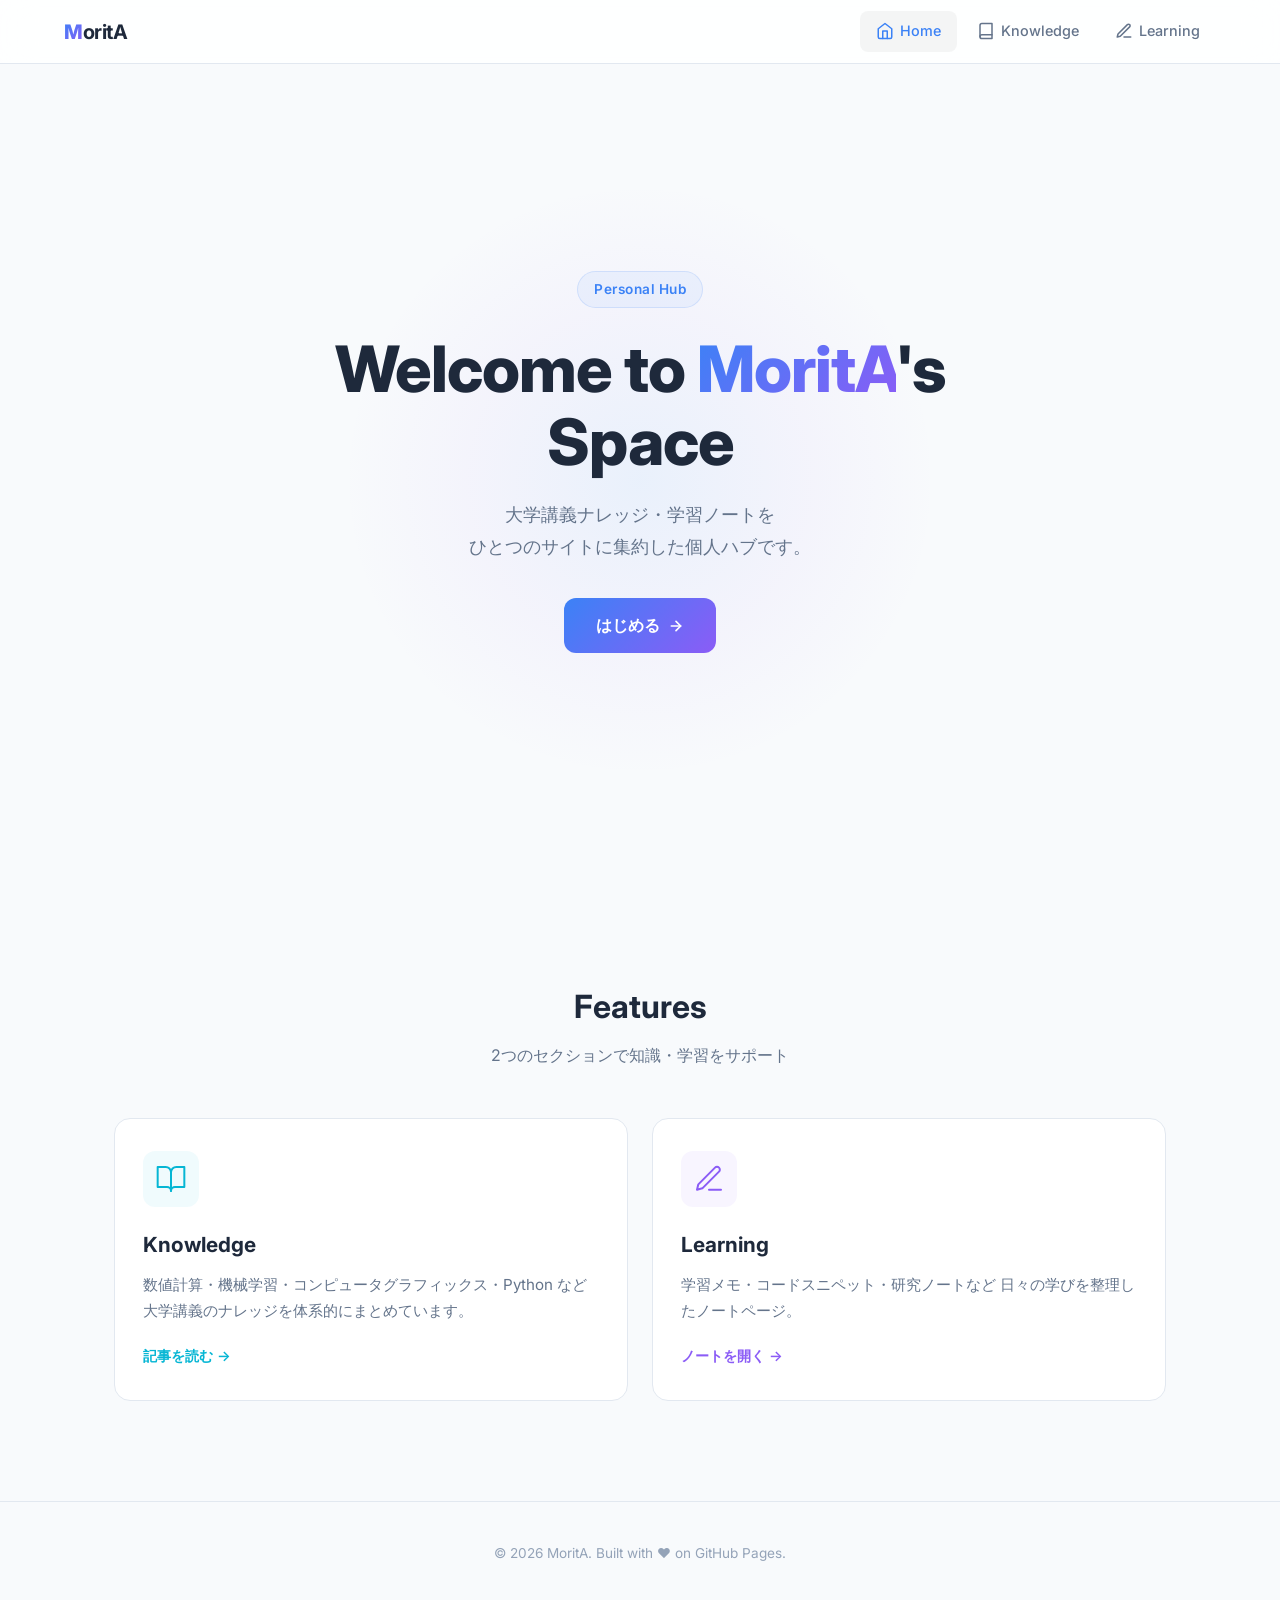
<file: index.html>
<!DOCTYPE html>
<html lang="ja">
<head>
  <meta charset="UTF-8">
  <meta name="viewport" content="width=device-width, initial-scale=1.0">
  <title>MoritA - Personal Hub</title>
  <link rel="stylesheet" href="style.css">
  <link rel="preconnect" href="https://fonts.googleapis.com">
  <link rel="preconnect" href="https://fonts.gstatic.com" crossorigin>
  <link href="https://fonts.googleapis.com/css2?family=Inter:wght@400;500;600;700;800&display=swap" rel="stylesheet">
</head>
<body>

  <!-- ========== ナビゲーション ========== -->
  <nav class="navbar" id="navbar">
    <div class="nav-container">
      <a href="/" class="nav-logo">
        <span class="logo-accent">M</span>oritA
      </a>
      <ul class="nav-links" id="navLinks">
        <li>
          <a href="/" class="nav-link active">
            <svg width="18" height="18" viewBox="0 0 24 24" fill="none" stroke="currentColor" stroke-width="2" stroke-linecap="round" stroke-linejoin="round">
              <path d="M3 9l9-7 9 7v11a2 2 0 0 1-2 2H5a2 2 0 0 1-2-2z"/>
              <polyline points="9 22 9 12 15 12 15 22"/>
            </svg>
            Home
          </a>
        </li>
        <li>
          <a href="knowledge/" class="nav-link">
            <svg width="18" height="18" viewBox="0 0 24 24" fill="none" stroke="currentColor" stroke-width="2" stroke-linecap="round" stroke-linejoin="round">
              <path d="M4 19.5A2.5 2.5 0 0 1 6.5 17H20"/>
              <path d="M6.5 2H20v20H6.5A2.5 2.5 0 0 1 4 19.5v-15A2.5 2.5 0 0 1 6.5 2z"/>
            </svg>
            Knowledge
          </a>
        </li>
        <li>
          <a href="learning/" class="nav-link">
            <svg width="18" height="18" viewBox="0 0 24 24" fill="none" stroke="currentColor" stroke-width="2" stroke-linecap="round" stroke-linejoin="round">
              <path d="M12 20h9"/>
              <path d="M16.5 3.5a2.121 2.121 0 0 1 3 3L7 19l-4 1 1-4L16.5 3.5z"/>
            </svg>
            Learning
          </a>
        </li>
      </ul>
      <!-- モバイル用ハンバーガーメニュー -->
      <button class="nav-toggle" id="navToggle" aria-label="メニューを開く">
        <span></span>
        <span></span>
        <span></span>
      </button>
    </div>
  </nav>

  <!-- ========== ヒーロー セクション ========== -->
  <section class="hero">
    <div class="hero-bg-glow"></div>
    <div class="hero-content">
      <p class="hero-tag">Personal Hub</p>
      <h1 class="hero-title">
        Welcome to <span class="gradient-text">MoritA</span>'s Space
      </h1>
      <p class="hero-description">
        大学講義ナレッジ・学習ノートを<br>
        ひとつのサイトに集約した個人ハブです。
      </p>
      <a href="#features" class="hero-cta">
        はじめる
        <svg width="16" height="16" viewBox="0 0 24 24" fill="none" stroke="currentColor" stroke-width="2.5" stroke-linecap="round" stroke-linejoin="round">
          <line x1="5" y1="12" x2="19" y2="12"/>
          <polyline points="12 5 19 12 12 19"/>
        </svg>
      </a>
    </div>
  </section>

  <!-- ========== フィーチャー カード ========== -->
  <section class="features" id="features">
    <div class="container">
      <h2 class="section-title">Features</h2>
      <p class="section-subtitle">2つのセクションで知識・学習をサポート</p>
      <div class="cards-grid">

        <!-- Knowledge カード -->
        <a href="knowledge/" class="card card--knowledge">
          <div class="card-icon-wrap">
            <svg width="32" height="32" viewBox="0 0 24 24" fill="none" stroke="currentColor" stroke-width="1.5" stroke-linecap="round" stroke-linejoin="round">
              <path d="M2 3h6a4 4 0 0 1 4 4v14a3 3 0 0 0-3-3H2z"/>
              <path d="M22 3h-6a4 4 0 0 0-4 4v14a3 3 0 0 1 3-3h7z"/>
            </svg>
          </div>
          <h3 class="card-title">Knowledge</h3>
          <p class="card-desc">
            数値計算・機械学習・コンピュータグラフィックス・Python
            など大学講義のナレッジを体系的にまとめています。
          </p>
          <span class="card-link">
            記事を読む →
          </span>
        </a>

        <!-- Learning カード -->
        <a href="learning/" class="card card--learning">
          <div class="card-icon-wrap">
            <svg width="32" height="32" viewBox="0 0 24 24" fill="none" stroke="currentColor" stroke-width="1.5" stroke-linecap="round" stroke-linejoin="round">
              <path d="M12 20h9"/>
              <path d="M16.5 3.5a2.121 2.121 0 0 1 3 3L7 19l-4 1 1-4L16.5 3.5z"/>
            </svg>
          </div>
          <h3 class="card-title">Learning</h3>
          <p class="card-desc">
            学習メモ・コードスニペット・研究ノートなど
            日々の学びを整理したノートページ。
          </p>
          <span class="card-link">
            ノートを開く →
          </span>
        </a>

      </div>
    </div>
  </section>

  <!-- ========== フッター ========== -->
  <footer class="footer">
    <div class="container">
      <p>&copy; 2026 MoritA. Built with ❤️ on GitHub Pages.</p>
    </div>
  </footer>

  <script src="script.js"></script>
</body>
</html>
</file>
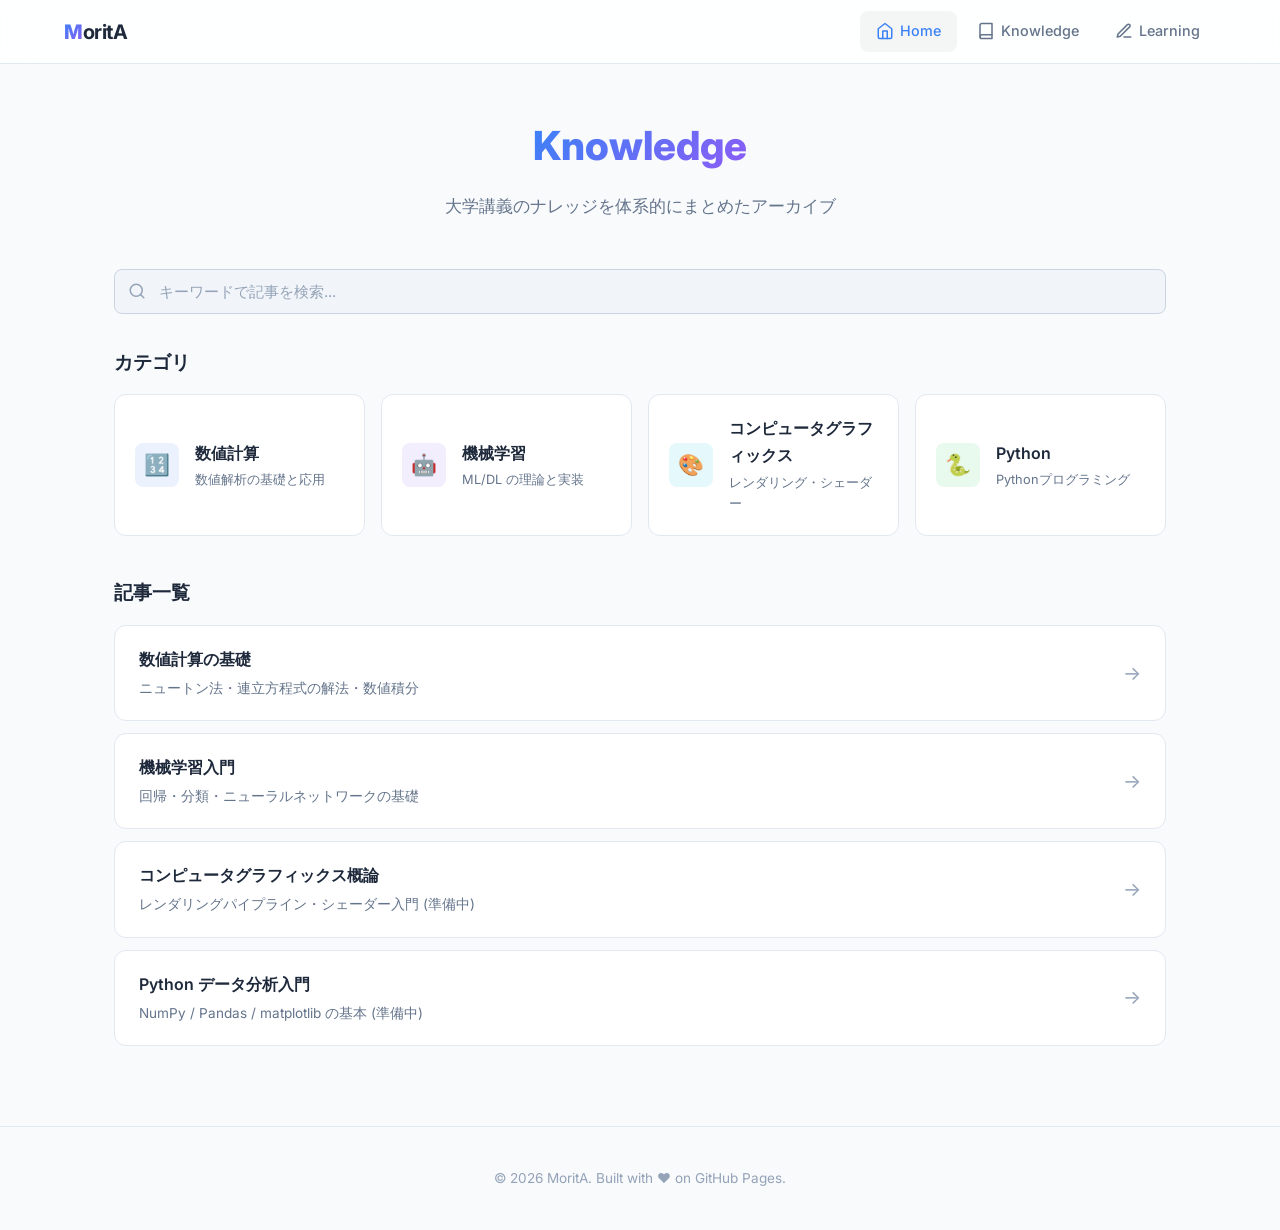
<file: knowledge/index.html>
<!DOCTYPE html>
<html lang="ja">
<head>
  <meta charset="UTF-8">
  <meta name="viewport" content="width=device-width, initial-scale=1.0">
  <title>Knowledge - MoritA</title>
  <link rel="stylesheet" href="../style.css">
  <link rel="preconnect" href="https://fonts.googleapis.com">
  <link rel="preconnect" href="https://fonts.gstatic.com" crossorigin>
  <link href="https://fonts.googleapis.com/css2?family=Inter:wght@400;500;600;700;800&display=swap" rel="stylesheet">
</head>
<body>

  <!-- ========== ナビゲーション ========== -->
  <nav class="navbar" id="navbar">
    <div class="nav-container">
      <a href="../" class="nav-logo"><span class="logo-accent">M</span>oritA</a>
      <ul class="nav-links" id="navLinks">
        <li><a href="../" class="nav-link">
          <svg width="18" height="18" viewBox="0 0 24 24" fill="none" stroke="currentColor" stroke-width="2" stroke-linecap="round" stroke-linejoin="round"><path d="M3 9l9-7 9 7v11a2 2 0 0 1-2 2H5a2 2 0 0 1-2-2z"/><polyline points="9 22 9 12 15 12 15 22"/></svg>
          Home
        </a></li>
        <li><a href="../knowledge/" class="nav-link active">
          <svg width="18" height="18" viewBox="0 0 24 24" fill="none" stroke="currentColor" stroke-width="2" stroke-linecap="round" stroke-linejoin="round"><path d="M4 19.5A2.5 2.5 0 0 1 6.5 17H20"/><path d="M6.5 2H20v20H6.5A2.5 2.5 0 0 1 4 19.5v-15A2.5 2.5 0 0 1 6.5 2z"/></svg>
          Knowledge
        </a></li>
        <li><a href="../learning/" class="nav-link">
          <svg width="18" height="18" viewBox="0 0 24 24" fill="none" stroke="currentColor" stroke-width="2" stroke-linecap="round" stroke-linejoin="round"><path d="M12 20h9"/><path d="M16.5 3.5a2.121 2.121 0 0 1 3 3L7 19l-4 1 1-4L16.5 3.5z"/></svg>
          Learning
        </a></li>
      </ul>
      <button class="nav-toggle" id="navToggle" aria-label="メニュー">
        <span></span><span></span><span></span>
      </button>
    </div>
  </nav>

  <!-- ========== ページヘッダー ========== -->
  <section class="page-header">
    <div class="container">
      <h1><span class="gradient-text">Knowledge</span></h1>
      <p>大学講義のナレッジを体系的にまとめたアーカイブ</p>
    </div>
  </section>

  <!-- ========== コンテンツ ========== -->
  <section class="container" style="padding-bottom:80px;">

    <!-- 検索ボックス -->
    <div class="search-box">
      <svg width="18" height="18" viewBox="0 0 24 24" fill="none" stroke="currentColor" stroke-width="2" stroke-linecap="round" stroke-linejoin="round">
        <circle cx="11" cy="11" r="8"/>
        <line x1="21" y1="21" x2="16.65" y2="16.65"/>
      </svg>
      <input type="search" id="knowledgeSearch" placeholder="キーワードで記事を検索..." oninput="filterArticles()">
    </div>

    <!-- カテゴリ一覧 -->
    <h2 style="font-size:1.2rem;font-weight:700;margin-bottom:16px;">カテゴリ</h2>
    <div class="category-grid">
      <a href="#cat-numerical" class="category-card" onclick="filterByCategory('数値計算')">
        <div class="category-icon" style="background:rgba(59,130,246,0.1);color:var(--accent-blue);">🔢</div>
        <div>
          <h3>数値計算</h3>
          <p>数値解析の基礎と応用</p>
        </div>
      </a>
      <a href="#cat-ml" class="category-card" onclick="filterByCategory('機械学習')">
        <div class="category-icon" style="background:rgba(139,92,246,0.1);color:var(--accent-purple);">🤖</div>
        <div>
          <h3>機械学習</h3>
          <p>ML/DL の理論と実装</p>
        </div>
      </a>
      <a href="#cat-cg" class="category-card" onclick="filterByCategory('CG')">
        <div class="category-icon" style="background:rgba(6,182,212,0.1);color:var(--accent-cyan);">🎨</div>
        <div>
          <h3>コンピュータグラフィックス</h3>
          <p>レンダリング・シェーダー</p>
        </div>
      </a>
      <a href="#cat-python" class="category-card" onclick="filterByCategory('Python')">
        <div class="category-icon" style="background:rgba(34,197,94,0.1);color:var(--accent-green);">🐍</div>
        <div>
          <h3>Python</h3>
          <p>Pythonプログラミング</p>
        </div>
      </a>
    </div>

    <!-- 記事一覧 -->
    <h2 style="font-size:1.2rem;font-weight:700;margin-bottom:16px;">記事一覧</h2>
    <div class="article-list" id="articleList">

      <a href="numerical_methods.html" class="article-item" data-category="数値計算" data-keywords="数値計算 ニュートン法 連立方程式 補間 数値積分">
        <div>
          <h3>数値計算の基礎</h3>
          <p>ニュートン法・連立方程式の解法・数値積分</p>
        </div>
        <span class="arrow">→</span>
      </a>

      <a href="machine_learning.html" class="article-item" data-category="機械学習" data-keywords="機械学習 回帰 分類 ニューラルネットワーク 決定木 SVM">
        <div>
          <h3>機械学習入門</h3>
          <p>回帰・分類・ニューラルネットワークの基礎</p>
        </div>
        <span class="arrow">→</span>
      </a>

      <a href="#" class="article-item" data-category="CG" data-keywords="コンピュータグラフィックス レンダリング シェーダー ラスタライズ レイトレーシング">
        <div>
          <h3>コンピュータグラフィックス概論</h3>
          <p>レンダリングパイプライン・シェーダー入門 (準備中)</p>
        </div>
        <span class="arrow">→</span>
      </a>

      <a href="#" class="article-item" data-category="Python" data-keywords="Python NumPy Pandas matplotlib データ分析">
        <div>
          <h3>Python データ分析入門</h3>
          <p>NumPy / Pandas / matplotlib の基本 (準備中)</p>
        </div>
        <span class="arrow">→</span>
      </a>

    </div>

    <!-- 検索結果なし -->
    <div id="noResults" class="alert alert-info" style="display:none;">
      検索条件に一致する記事が見つかりませんでした。
    </div>

  </section>

  <!-- フッター -->
  <footer class="footer">
    <div class="container">
      <p>&copy; 2026 MoritA. Built with ❤️ on GitHub Pages.</p>
    </div>
  </footer>

  <script src="../script.js"></script>
  <script>
    /**
     * 記事をキーワードでフィルタリング
     */
    function filterArticles() {
      const query = document.getElementById('knowledgeSearch').value.toLowerCase();
      const articles = document.querySelectorAll('.article-item');
      let found = 0;

      articles.forEach(article => {
        const keywords = (article.dataset.keywords || '').toLowerCase();
        const title = article.querySelector('h3').textContent.toLowerCase();
        const desc = article.querySelector('p').textContent.toLowerCase();
        const match = !query || keywords.includes(query) || title.includes(query) || desc.includes(query);
        article.style.display = match ? 'flex' : 'none';
        if (match) found++;
      });

      document.getElementById('noResults').style.display = found === 0 ? 'block' : 'none';
    }

    /**
     * カテゴリでフィルタリング
     * @param {string} category
     */
    function filterByCategory(category) {
      const articles = document.querySelectorAll('.article-item');
      let found = 0;

      articles.forEach(article => {
        const cat = article.dataset.category || '';
        const match = cat === category;
        article.style.display = match ? 'flex' : 'none';
        if (match) found++;
      });

      document.getElementById('noResults').style.display = found === 0 ? 'block' : 'none';
      // 検索ボックスにカテゴリ名を表示
      document.getElementById('knowledgeSearch').value = category;
    }
  </script>
</body>
</html>
</file>
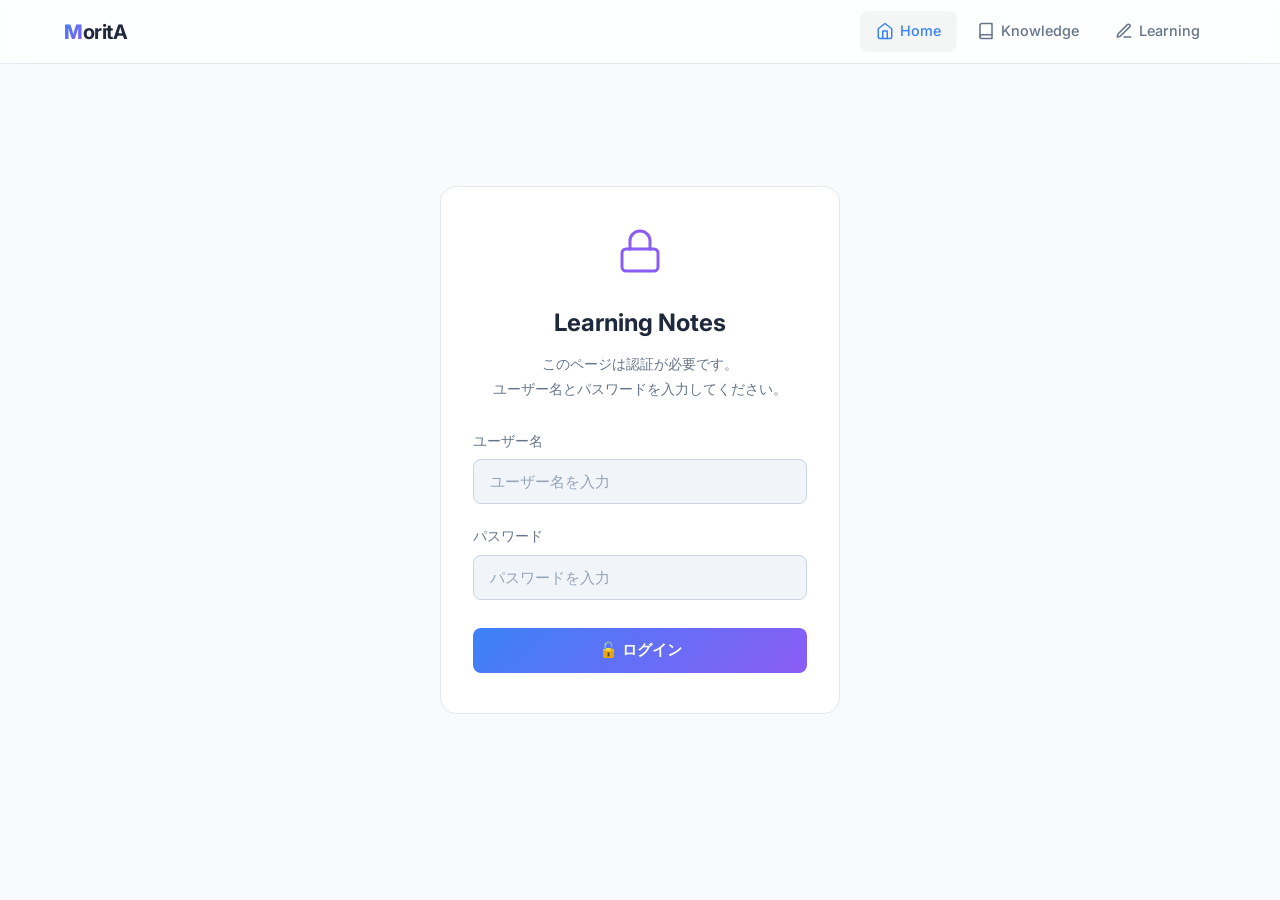
<file: learning/index.html>
<!DOCTYPE html>
<html lang="ja">
<head>
  <meta charset="UTF-8">
  <meta name="viewport" content="width=device-width, initial-scale=1.0">
  <title>Learning - MoritA</title>
  <link rel="stylesheet" href="../style.css">
  <link rel="preconnect" href="https://fonts.googleapis.com">
  <link rel="preconnect" href="https://fonts.gstatic.com" crossorigin>
  <link href="https://fonts.googleapis.com/css2?family=Inter:wght@400;500;600;700;800&display=swap" rel="stylesheet">
</head>
<body>

  <!-- ========== ナビゲーション ========== -->
  <nav class="navbar" id="navbar">
    <div class="nav-container">
      <a href="../" class="nav-logo"><span class="logo-accent">M</span>oritA</a>
      <ul class="nav-links" id="navLinks">
        <li><a href="../" class="nav-link">
          <svg width="18" height="18" viewBox="0 0 24 24" fill="none" stroke="currentColor" stroke-width="2" stroke-linecap="round" stroke-linejoin="round"><path d="M3 9l9-7 9 7v11a2 2 0 0 1-2 2H5a2 2 0 0 1-2-2z"/><polyline points="9 22 9 12 15 12 15 22"/></svg>
          Home
        </a></li>
        <li><a href="../knowledge/" class="nav-link">
          <svg width="18" height="18" viewBox="0 0 24 24" fill="none" stroke="currentColor" stroke-width="2" stroke-linecap="round" stroke-linejoin="round"><path d="M4 19.5A2.5 2.5 0 0 1 6.5 17H20"/><path d="M6.5 2H20v20H6.5A2.5 2.5 0 0 1 4 19.5v-15A2.5 2.5 0 0 1 6.5 2z"/></svg>
          Knowledge
        </a></li>
        <li><a href="../learning/" class="nav-link active">
          <svg width="18" height="18" viewBox="0 0 24 24" fill="none" stroke="currentColor" stroke-width="2" stroke-linecap="round" stroke-linejoin="round"><path d="M12 20h9"/><path d="M16.5 3.5a2.121 2.121 0 0 1 3 3L7 19l-4 1 1-4L16.5 3.5z"/></svg>
          Learning
        </a></li>
      </ul>
      <button class="nav-toggle" id="navToggle" aria-label="メニュー">
        <span></span><span></span><span></span>
      </button>
    </div>
  </nav>

  <!-- ========== 認証画面 ========== -->
  <div class="auth-overlay" id="authOverlay">
    <div class="auth-card">
      <svg width="48" height="48" viewBox="0 0 24 24" fill="none" stroke="var(--accent-purple)" stroke-width="1.5" stroke-linecap="round" stroke-linejoin="round" style="margin-bottom:20px;">
        <rect x="3" y="11" width="18" height="11" rx="2" ry="2"/>
        <path d="M7 11V7a5 5 0 0 1 10 0v4"/>
      </svg>
      <h2>Learning Notes</h2>
      <p>このページは認証が必要です。<br>ユーザー名とパスワードを入力してください。</p>

      <form id="authForm" onsubmit="return handleLogin(event)">
        <div class="form-group">
          <label for="authUser">ユーザー名</label>
          <input type="text" id="authUser" placeholder="ユーザー名を入力" autocomplete="username" required>
        </div>
        <div class="form-group">
          <label for="authPass">パスワード</label>
          <input type="password" id="authPass" placeholder="パスワードを入力" autocomplete="current-password" required>
        </div>
        <button type="submit" class="btn btn-primary" style="width:100%;margin-top:8px;">
          🔓 ログイン
        </button>
      </form>
      <p class="auth-error" id="authError">ユーザー名またはパスワードが正しくありません。</p>
    </div>
  </div>

  <!-- ========== 認証後コンテンツ ========== -->
  <div class="learning-content" id="learningContent">
    <div class="container">

      <div style="display:flex;justify-content:space-between;align-items:center;margin-bottom:32px;flex-wrap:wrap;gap:16px;">
        <div>
          <h1 style="font-size:2rem;font-weight:800;margin-bottom:4px;">
            <span class="gradient-text">Learning Notes</span>
          </h1>
          <p style="color:var(--text-secondary);">学習メモ・コードスニペット・研究ノート</p>
        </div>
        <button class="btn btn-secondary btn-sm" onclick="handleLogout()">
          🚪 ログアウト
        </button>
      </div>

      <!-- ========== 学習メモ ========== -->
      <h2 style="font-size:1.2rem;font-weight:700;margin-bottom:16px;">📝 学習メモ</h2>

      <div class="note-card">
        <div>
          <span class="note-tag">アルゴリズム</span>
          <span class="note-tag purple">競プロ</span>
        </div>
        <h3>動的計画法 (DP) の基本パターン</h3>
        <ul style="padding-left:20px;margin-top:8px;">
          <li>ナップサック問題: dp[i][w] = i番目までの品物で重さwの最大価値</li>
          <li>最長増加部分列 (LIS): dp[i] = a[i]を末尾とするLISの長さ</li>
          <li>区間DP: dp[l][r] = 区間[l,r]の最適値</li>
          <li>桁DP: 各桁ごとに状態遷移</li>
        </ul>
      </div>

      <div class="note-card">
        <div>
          <span class="note-tag green">数学</span>
        </div>
        <h3>線形代数のポイント</h3>
        <p style="margin-top:8px;">
          固有値分解: Av = λv<br>
          特異値分解 (SVD): A = UΣVᵀ<br>
          主成分分析 (PCA) は共分散行列の固有値問題に帰着される。<br>
          次元削減の際、寄与率が高い上位k個の固有ベクトルを選択。
        </p>
      </div>

      <div class="note-card">
        <div>
          <span class="note-tag">ネットワーク</span>
          <span class="note-tag purple">セキュリティ</span>
        </div>
        <h3>TCP/IPプロトコルスタック</h3>
        <p style="margin-top:8px;">
          アプリケーション層: HTTP, HTTPS, DNS, SMTP<br>
          トランスポート層: TCP (信頼性), UDP (速度)<br>
          インターネット層: IP, ICMP, ARP<br>
          リンク層: Ethernet, Wi-Fi
        </p>
      </div>

      <!-- ========== コードスニペット ========== -->
      <h2 style="font-size:1.2rem;font-weight:700;margin:32px 0 16px;">💻 コードスニペット</h2>

      <div class="note-card">
        <div><span class="note-tag">Python</span></div>
        <h3>Union-Find (素集合データ構造)</h3>
        <div class="code-block" style="margin-top:12px;">
class UnionFind:
    def __init__(self, n):
        self.parent = list(range(n))
        self.rank = [0] * n
        self.size = [1] * n

    def find(self, x):
        if self.parent[x] != x:
            self.parent[x] = self.find(self.parent[x])
        return self.parent[x]

    def union(self, x, y):
        rx, ry = self.find(x), self.find(y)
        if rx == ry:
            return False
        if self.rank[rx] < self.rank[ry]:
            rx, ry = ry, rx
        self.parent[ry] = rx
        self.size[rx] += self.size[ry]
        if self.rank[rx] == self.rank[ry]:
            self.rank[rx] += 1
        return True
        </div>
      </div>

      <div class="note-card">
        <div><span class="note-tag green">JavaScript</span></div>
        <h3>debounce 関数</h3>
        <div class="code-block" style="margin-top:12px;">
function debounce(fn, delay = 300) {
  let timer;
  return (...args) => {
    clearTimeout(timer);
    timer = setTimeout(() => fn(...args), delay);
  };
}

// 使用例
const search = debounce((query) => {
  console.log('検索:', query);
}, 500);
        </div>
      </div>

      <!-- ========== 研究メモ ========== -->
      <h2 style="font-size:1.2rem;font-weight:700;margin:32px 0 16px;">🔬 研究メモ</h2>

      <div class="note-card">
        <div>
          <span class="note-tag purple">論文</span>
          <span class="note-tag">NLP</span>
        </div>
        <h3>Attention Is All You Need (Transformer)</h3>
        <p style="margin-top:8px;">
          Self-Attention メカニズムにより、シーケンス内の任意の位置間の関係を直接計算。<br>
          RNNの逐次処理を排除し並列計算を実現。<br><br>
          <strong>Scaled Dot-Product Attention:</strong><br>
          Attention(Q, K, V) = softmax(QKᵀ / √d_k) V<br><br>
          <strong>Multi-Head Attention:</strong><br>
          複数のAttentionヘッドを並行に計算し、異なる表現部分空間の情報を捉える。
        </p>
      </div>

      <div class="note-card">
        <div>
          <span class="note-tag green">実験</span>
        </div>
        <h3>GPU計算の最適化メモ</h3>
        <p style="margin-top:8px;">
          ・CUDA: スレッド→ワープ(32)→ブロック→グリッド<br>
          ・メモリ階層: レジスタ > 共有メモリ > L1/L2 > グローバルメモリ<br>
          ・コアレスドアクセス: 連続したスレッドが連続したメモリにアクセス<br>
          ・Mixed Precision Training: FP16での計算 + FP32でのマスタ重み保持
        </p>
      </div>

    </div>
  </section>

  <!-- フッター -->
  <footer class="footer" id="footer">
    <div class="container">
      <p>&copy; 2026 MoritA. Built with ❤️ on GitHub Pages.</p>
    </div>
  </footer>

  <script src="../script.js"></script>
</body>
</html>
</file>
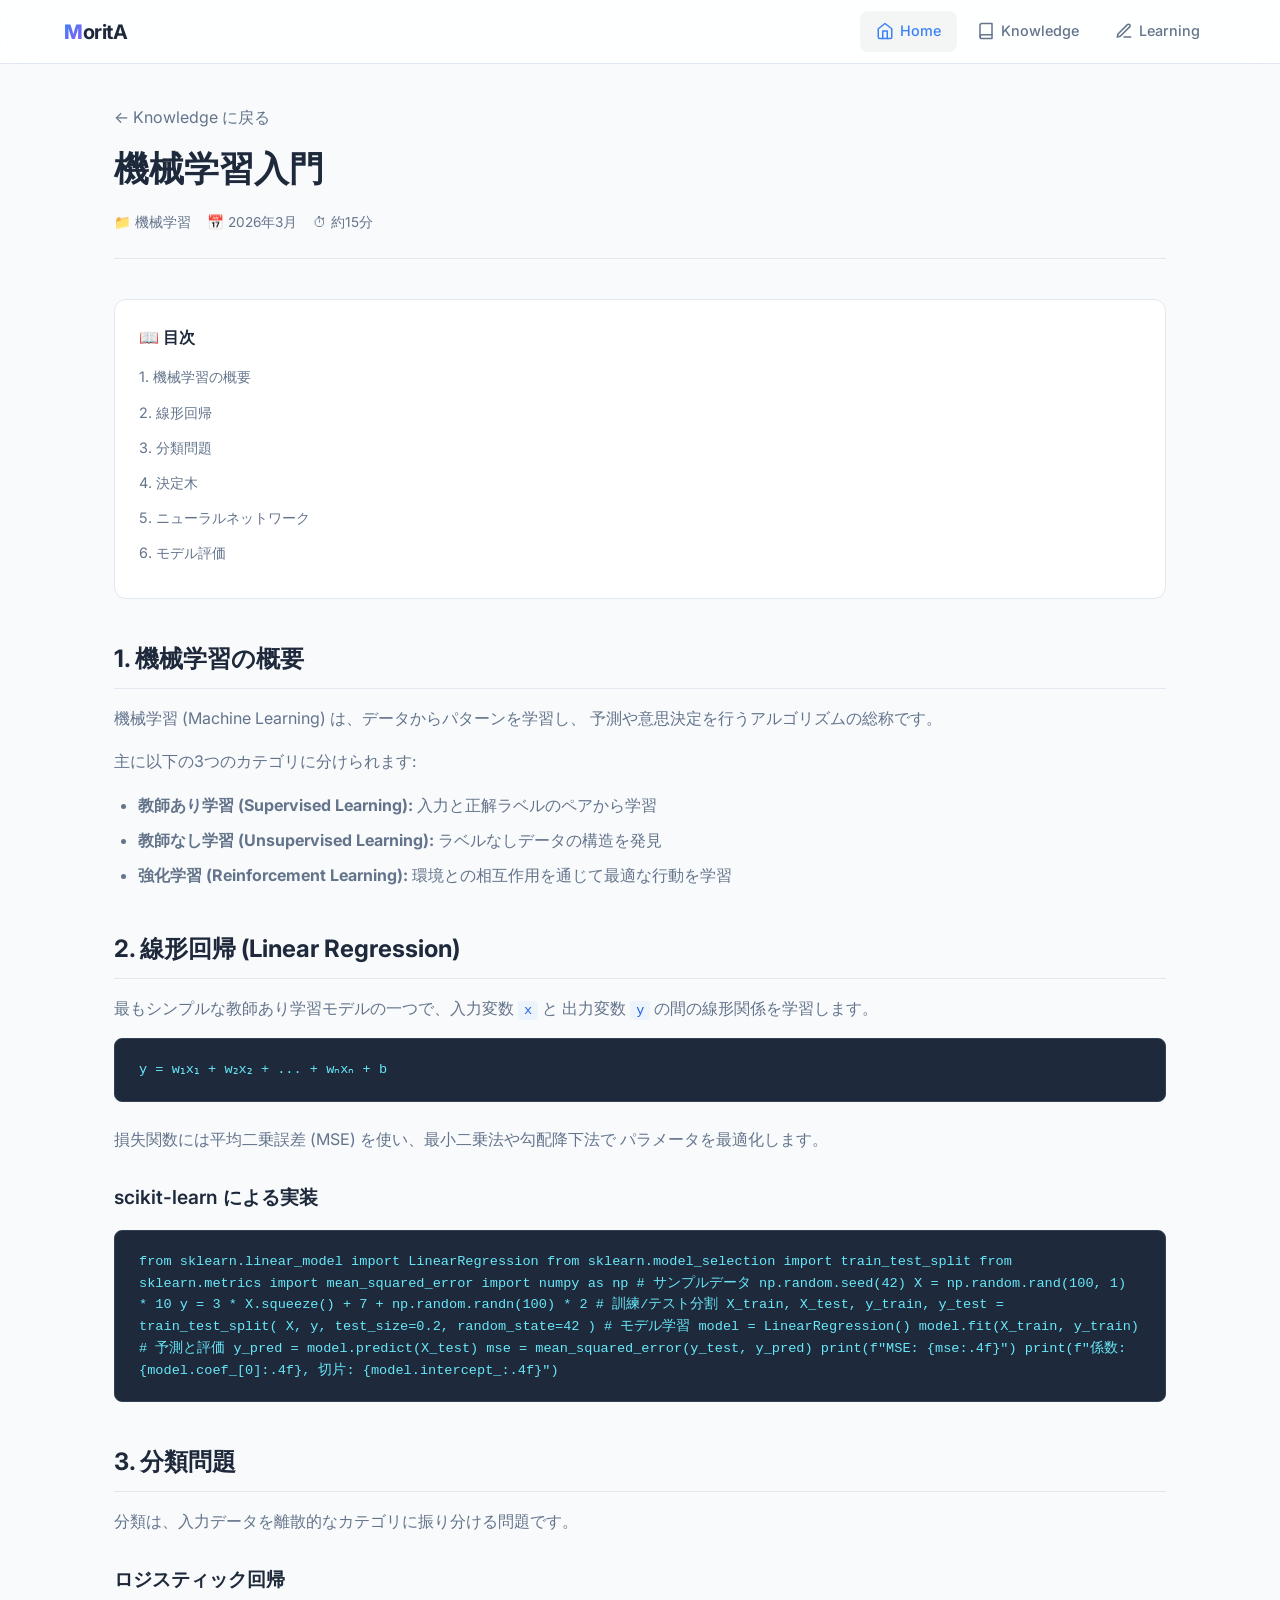
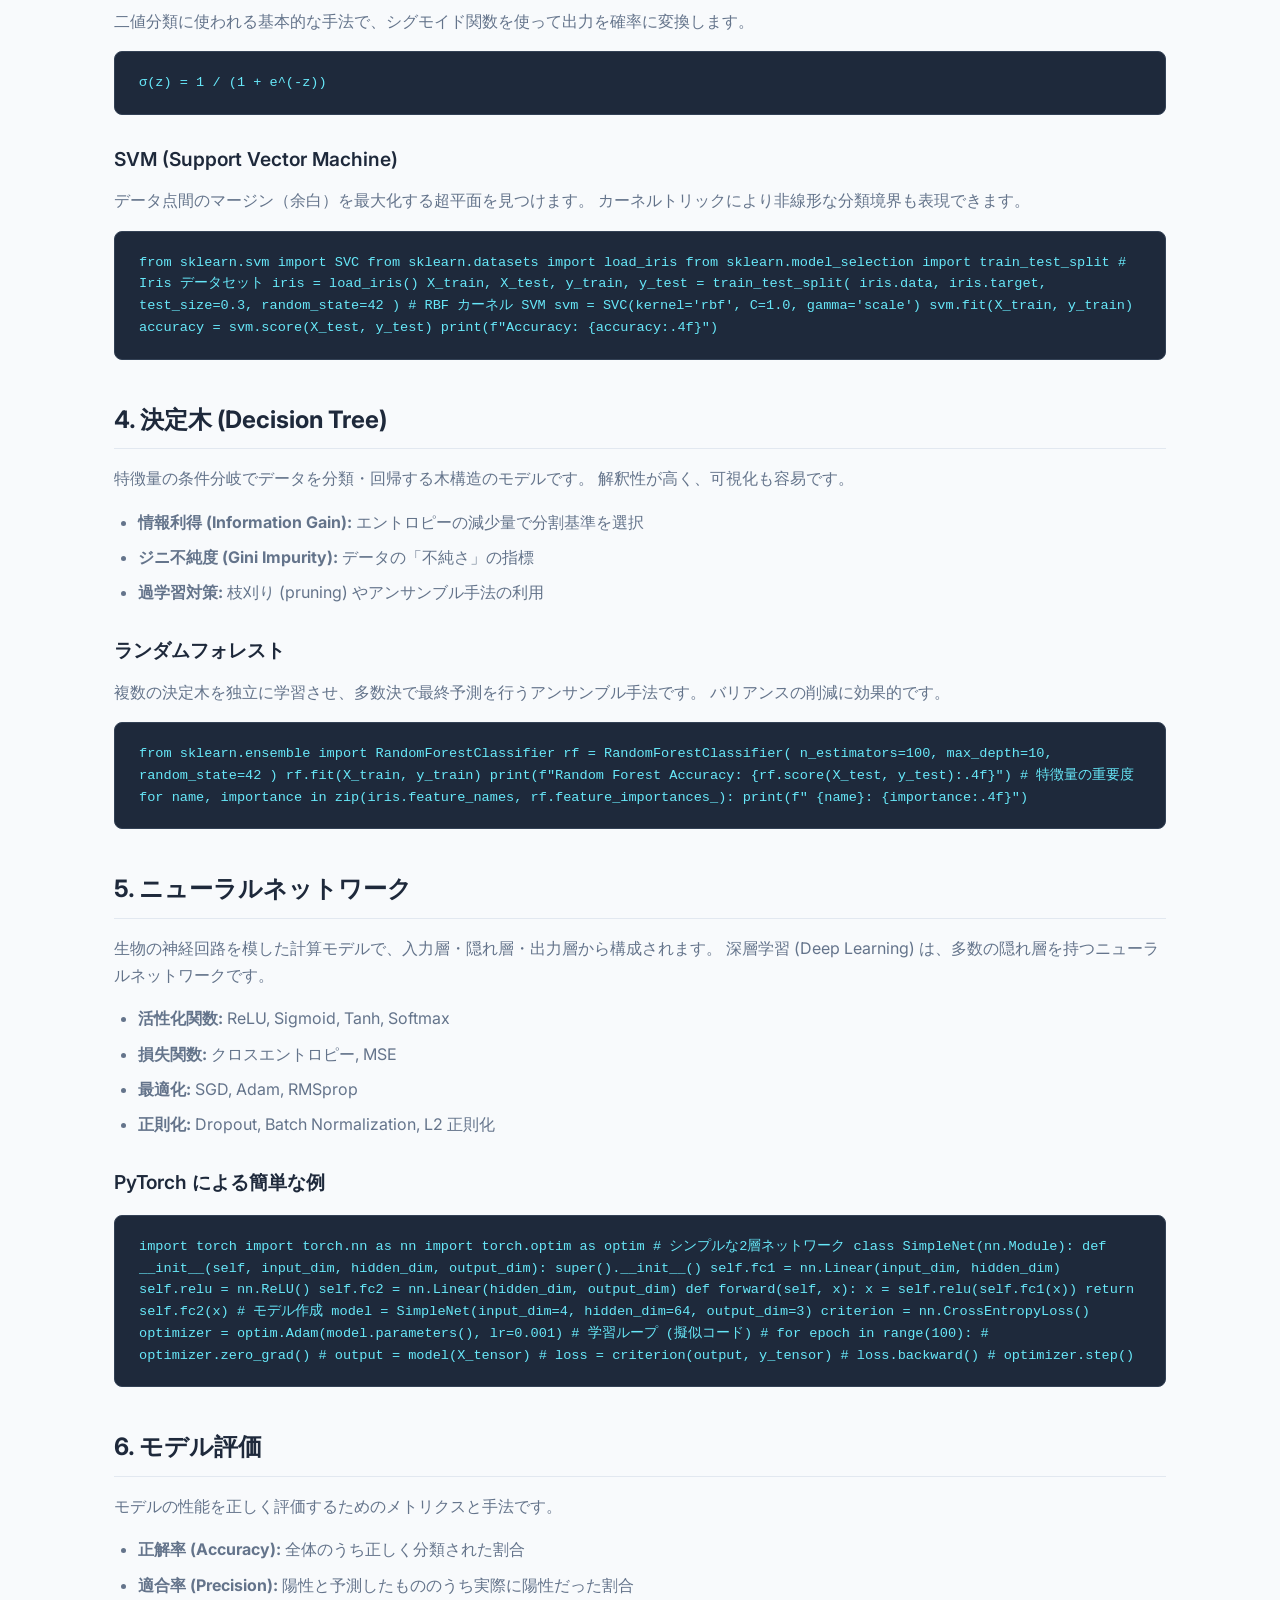
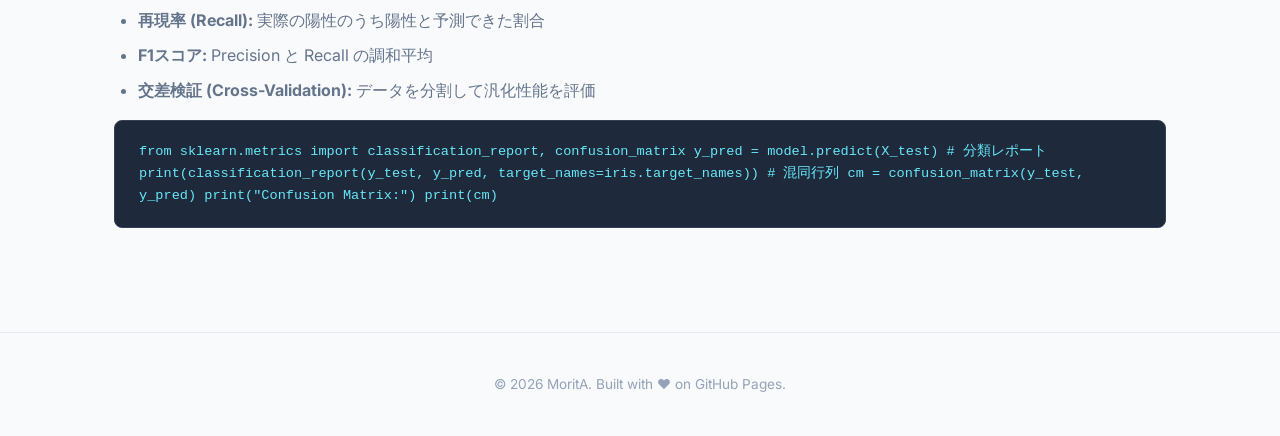
<file: knowledge/machine_learning.html>
<!DOCTYPE html>
<html lang="ja">
<head>
  <meta charset="UTF-8">
  <meta name="viewport" content="width=device-width, initial-scale=1.0">
  <title>機械学習入門 - Knowledge - MoritA</title>
  <link rel="stylesheet" href="../style.css">
  <link rel="preconnect" href="https://fonts.googleapis.com">
  <link rel="preconnect" href="https://fonts.gstatic.com" crossorigin>
  <link href="https://fonts.googleapis.com/css2?family=Inter:wght@400;500;600;700;800&display=swap" rel="stylesheet">
</head>
<body>

  <!-- ナビゲーション -->
  <nav class="navbar" id="navbar">
    <div class="nav-container">
      <a href="../" class="nav-logo"><span class="logo-accent">M</span>oritA</a>
      <ul class="nav-links" id="navLinks">
        <li><a href="../" class="nav-link">
          <svg width="18" height="18" viewBox="0 0 24 24" fill="none" stroke="currentColor" stroke-width="2" stroke-linecap="round" stroke-linejoin="round"><path d="M3 9l9-7 9 7v11a2 2 0 0 1-2 2H5a2 2 0 0 1-2-2z"/><polyline points="9 22 9 12 15 12 15 22"/></svg>
          Home
        </a></li>
        <li><a href="../knowledge/" class="nav-link active">
          <svg width="18" height="18" viewBox="0 0 24 24" fill="none" stroke="currentColor" stroke-width="2" stroke-linecap="round" stroke-linejoin="round"><path d="M4 19.5A2.5 2.5 0 0 1 6.5 17H20"/><path d="M6.5 2H20v20H6.5A2.5 2.5 0 0 1 4 19.5v-15A2.5 2.5 0 0 1 6.5 2z"/></svg>
          Knowledge
        </a></li>
        <li><a href="../learning/" class="nav-link">
          <svg width="18" height="18" viewBox="0 0 24 24" fill="none" stroke="currentColor" stroke-width="2" stroke-linecap="round" stroke-linejoin="round"><path d="M12 20h9"/><path d="M16.5 3.5a2.121 2.121 0 0 1 3 3L7 19l-4 1 1-4L16.5 3.5z"/></svg>
          Learning
        </a></li>
      </ul>
      <button class="nav-toggle" id="navToggle" aria-label="メニュー">
        <span></span><span></span><span></span>
      </button>
    </div>
  </nav>

  <!-- 記事コンテンツ -->
  <article class="article-page">
    <div class="container">

      <!-- 記事ヘッダー -->
      <div class="article-header">
        <p style="margin-bottom:8px;">
          <a href="./" style="color:var(--text-secondary);">← Knowledge に戻る</a>
        </p>
        <h1>機械学習入門</h1>
        <div class="article-meta">
          <span>📁 機械学習</span>
          <span>📅 2026年3月</span>
          <span>⏱ 約15分</span>
        </div>
      </div>

      <!-- 目次 -->
      <div class="toc">
        <h3>📖 目次</h3>
        <ul>
          <li><a href="#overview">1. 機械学習の概要</a></li>
          <li><a href="#regression">2. 線形回帰</a></li>
          <li><a href="#classification">3. 分類問題</a></li>
          <li><a href="#decision-tree">4. 決定木</a></li>
          <li><a href="#neural-network">5. ニューラルネットワーク</a></li>
          <li><a href="#evaluation">6. モデル評価</a></li>
        </ul>
      </div>

      <!-- 記事本文 -->
      <div class="article-body">

        <h2 id="overview">1. 機械学習の概要</h2>
        <p>
          機械学習 (Machine Learning) は、データからパターンを学習し、
          予測や意思決定を行うアルゴリズムの総称です。
        </p>
        <p>主に以下の3つのカテゴリに分けられます:</p>
        <ul>
          <li><strong>教師あり学習 (Supervised Learning):</strong> 入力と正解ラベルのペアから学習</li>
          <li><strong>教師なし学習 (Unsupervised Learning):</strong> ラベルなしデータの構造を発見</li>
          <li><strong>強化学習 (Reinforcement Learning):</strong> 環境との相互作用を通じて最適な行動を学習</li>
        </ul>

        <h2 id="regression">2. 線形回帰 (Linear Regression)</h2>
        <p>
          最もシンプルな教師あり学習モデルの一つで、入力変数 <code>x</code> と
          出力変数 <code>y</code> の間の線形関係を学習します。
        </p>
        <div class="code-block">
y = w₁x₁ + w₂x₂ + ... + wₙxₙ + b
        </div>
        <p>
          損失関数には平均二乗誤差 (MSE) を使い、最小二乗法や勾配降下法で
          パラメータを最適化します。
        </p>

        <h3>scikit-learn による実装</h3>
        <div class="code-block">
from sklearn.linear_model import LinearRegression
from sklearn.model_selection import train_test_split
from sklearn.metrics import mean_squared_error
import numpy as np

# サンプルデータ
np.random.seed(42)
X = np.random.rand(100, 1) * 10
y = 3 * X.squeeze() + 7 + np.random.randn(100) * 2

# 訓練/テスト分割
X_train, X_test, y_train, y_test = train_test_split(
    X, y, test_size=0.2, random_state=42
)

# モデル学習
model = LinearRegression()
model.fit(X_train, y_train)

# 予測と評価
y_pred = model.predict(X_test)
mse = mean_squared_error(y_test, y_pred)
print(f"MSE: {mse:.4f}")
print(f"係数: {model.coef_[0]:.4f}, 切片: {model.intercept_:.4f}")
        </div>

        <h2 id="classification">3. 分類問題</h2>
        <p>
          分類は、入力データを離散的なカテゴリに振り分ける問題です。
        </p>

        <h3>ロジスティック回帰</h3>
        <p>
          二値分類に使われる基本的な手法で、シグモイド関数を使って出力を確率に変換します。
        </p>
        <div class="code-block">
σ(z) = 1 / (1 + e^(-z))
        </div>

        <h3>SVM (Support Vector Machine)</h3>
        <p>
          データ点間のマージン（余白）を最大化する超平面を見つけます。
          カーネルトリックにより非線形な分類境界も表現できます。
        </p>
        <div class="code-block">
from sklearn.svm import SVC
from sklearn.datasets import load_iris
from sklearn.model_selection import train_test_split

# Iris データセット
iris = load_iris()
X_train, X_test, y_train, y_test = train_test_split(
    iris.data, iris.target, test_size=0.3, random_state=42
)

# RBF カーネル SVM
svm = SVC(kernel='rbf', C=1.0, gamma='scale')
svm.fit(X_train, y_train)
accuracy = svm.score(X_test, y_test)
print(f"Accuracy: {accuracy:.4f}")
        </div>

        <h2 id="decision-tree">4. 決定木 (Decision Tree)</h2>
        <p>
          特徴量の条件分岐でデータを分類・回帰する木構造のモデルです。
          解釈性が高く、可視化も容易です。
        </p>
        <ul>
          <li><strong>情報利得 (Information Gain):</strong> エントロピーの減少量で分割基準を選択</li>
          <li><strong>ジニ不純度 (Gini Impurity):</strong> データの「不純さ」の指標</li>
          <li><strong>過学習対策:</strong> 枝刈り (pruning) やアンサンブル手法の利用</li>
        </ul>

        <h3>ランダムフォレスト</h3>
        <p>
          複数の決定木を独立に学習させ、多数決で最終予測を行うアンサンブル手法です。
          バリアンスの削減に効果的です。
        </p>
        <div class="code-block">
from sklearn.ensemble import RandomForestClassifier

rf = RandomForestClassifier(
    n_estimators=100,
    max_depth=10,
    random_state=42
)
rf.fit(X_train, y_train)
print(f"Random Forest Accuracy: {rf.score(X_test, y_test):.4f}")

# 特徴量の重要度
for name, importance in zip(iris.feature_names, rf.feature_importances_):
    print(f"  {name}: {importance:.4f}")
        </div>

        <h2 id="neural-network">5. ニューラルネットワーク</h2>
        <p>
          生物の神経回路を模した計算モデルで、入力層・隠れ層・出力層から構成されます。
          深層学習 (Deep Learning) は、多数の隠れ層を持つニューラルネットワークです。
        </p>
        <ul>
          <li><strong>活性化関数:</strong> ReLU, Sigmoid, Tanh, Softmax</li>
          <li><strong>損失関数:</strong> クロスエントロピー, MSE</li>
          <li><strong>最適化:</strong> SGD, Adam, RMSprop</li>
          <li><strong>正則化:</strong> Dropout, Batch Normalization, L2 正則化</li>
        </ul>

        <h3>PyTorch による簡単な例</h3>
        <div class="code-block">
import torch
import torch.nn as nn
import torch.optim as optim

# シンプルな2層ネットワーク
class SimpleNet(nn.Module):
    def __init__(self, input_dim, hidden_dim, output_dim):
        super().__init__()
        self.fc1 = nn.Linear(input_dim, hidden_dim)
        self.relu = nn.ReLU()
        self.fc2 = nn.Linear(hidden_dim, output_dim)

    def forward(self, x):
        x = self.relu(self.fc1(x))
        return self.fc2(x)

# モデル作成
model = SimpleNet(input_dim=4, hidden_dim=64, output_dim=3)
criterion = nn.CrossEntropyLoss()
optimizer = optim.Adam(model.parameters(), lr=0.001)

# 学習ループ (擬似コード)
# for epoch in range(100):
#     optimizer.zero_grad()
#     output = model(X_tensor)
#     loss = criterion(output, y_tensor)
#     loss.backward()
#     optimizer.step()
        </div>

        <h2 id="evaluation">6. モデル評価</h2>
        <p>
          モデルの性能を正しく評価するためのメトリクスと手法です。
        </p>
        <ul>
          <li><strong>正解率 (Accuracy):</strong> 全体のうち正しく分類された割合</li>
          <li><strong>適合率 (Precision):</strong> 陽性と予測したもののうち実際に陽性だった割合</li>
          <li><strong>再現率 (Recall):</strong> 実際の陽性のうち陽性と予測できた割合</li>
          <li><strong>F1スコア:</strong> Precision と Recall の調和平均</li>
          <li><strong>交差検証 (Cross-Validation):</strong> データを分割して汎化性能を評価</li>
        </ul>

        <div class="code-block">
from sklearn.metrics import classification_report, confusion_matrix

y_pred = model.predict(X_test)

# 分類レポート
print(classification_report(y_test, y_pred,
      target_names=iris.target_names))

# 混同行列
cm = confusion_matrix(y_test, y_pred)
print("Confusion Matrix:")
print(cm)
        </div>

      </div>
    </div>
  </article>

  <!-- フッター -->
  <footer class="footer">
    <div class="container">
      <p>&copy; 2026 MoritA. Built with ❤️ on GitHub Pages.</p>
    </div>
  </footer>

  <script src="../script.js"></script>
</body>
</html>
</file>
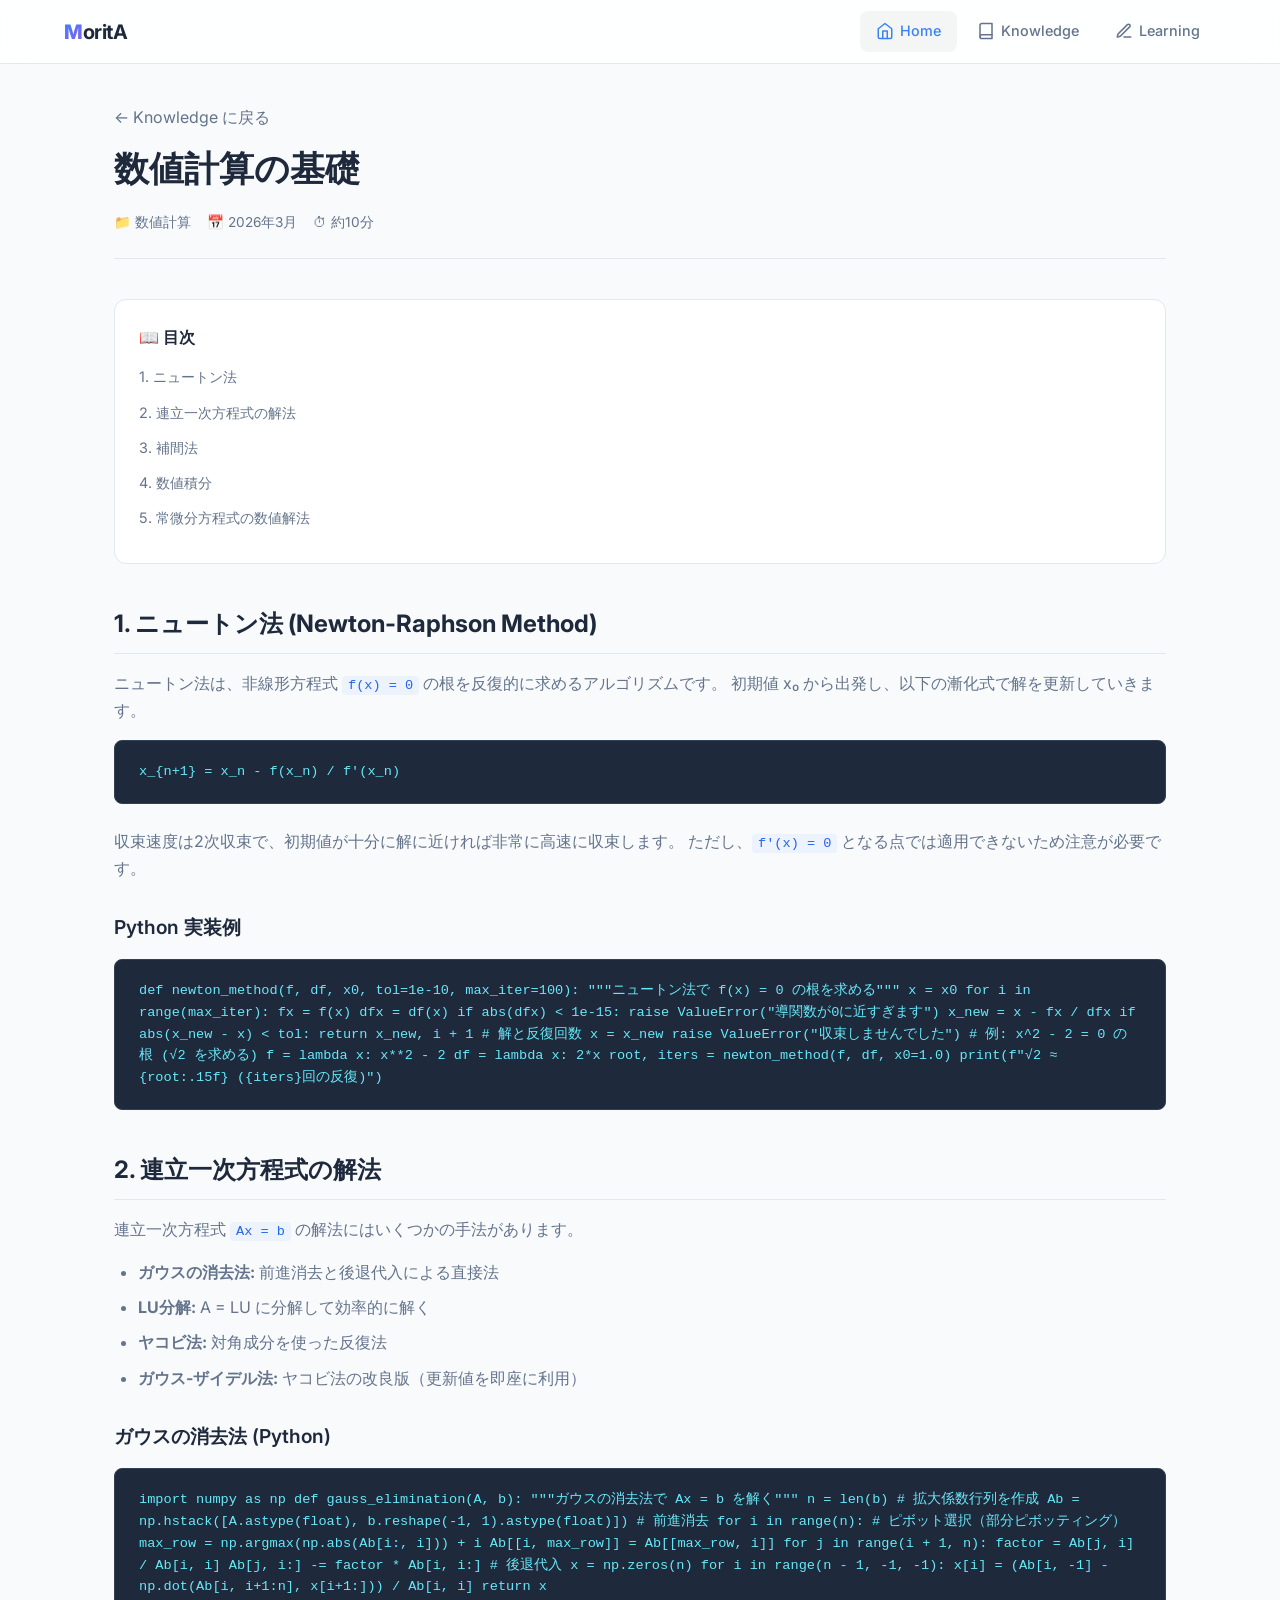
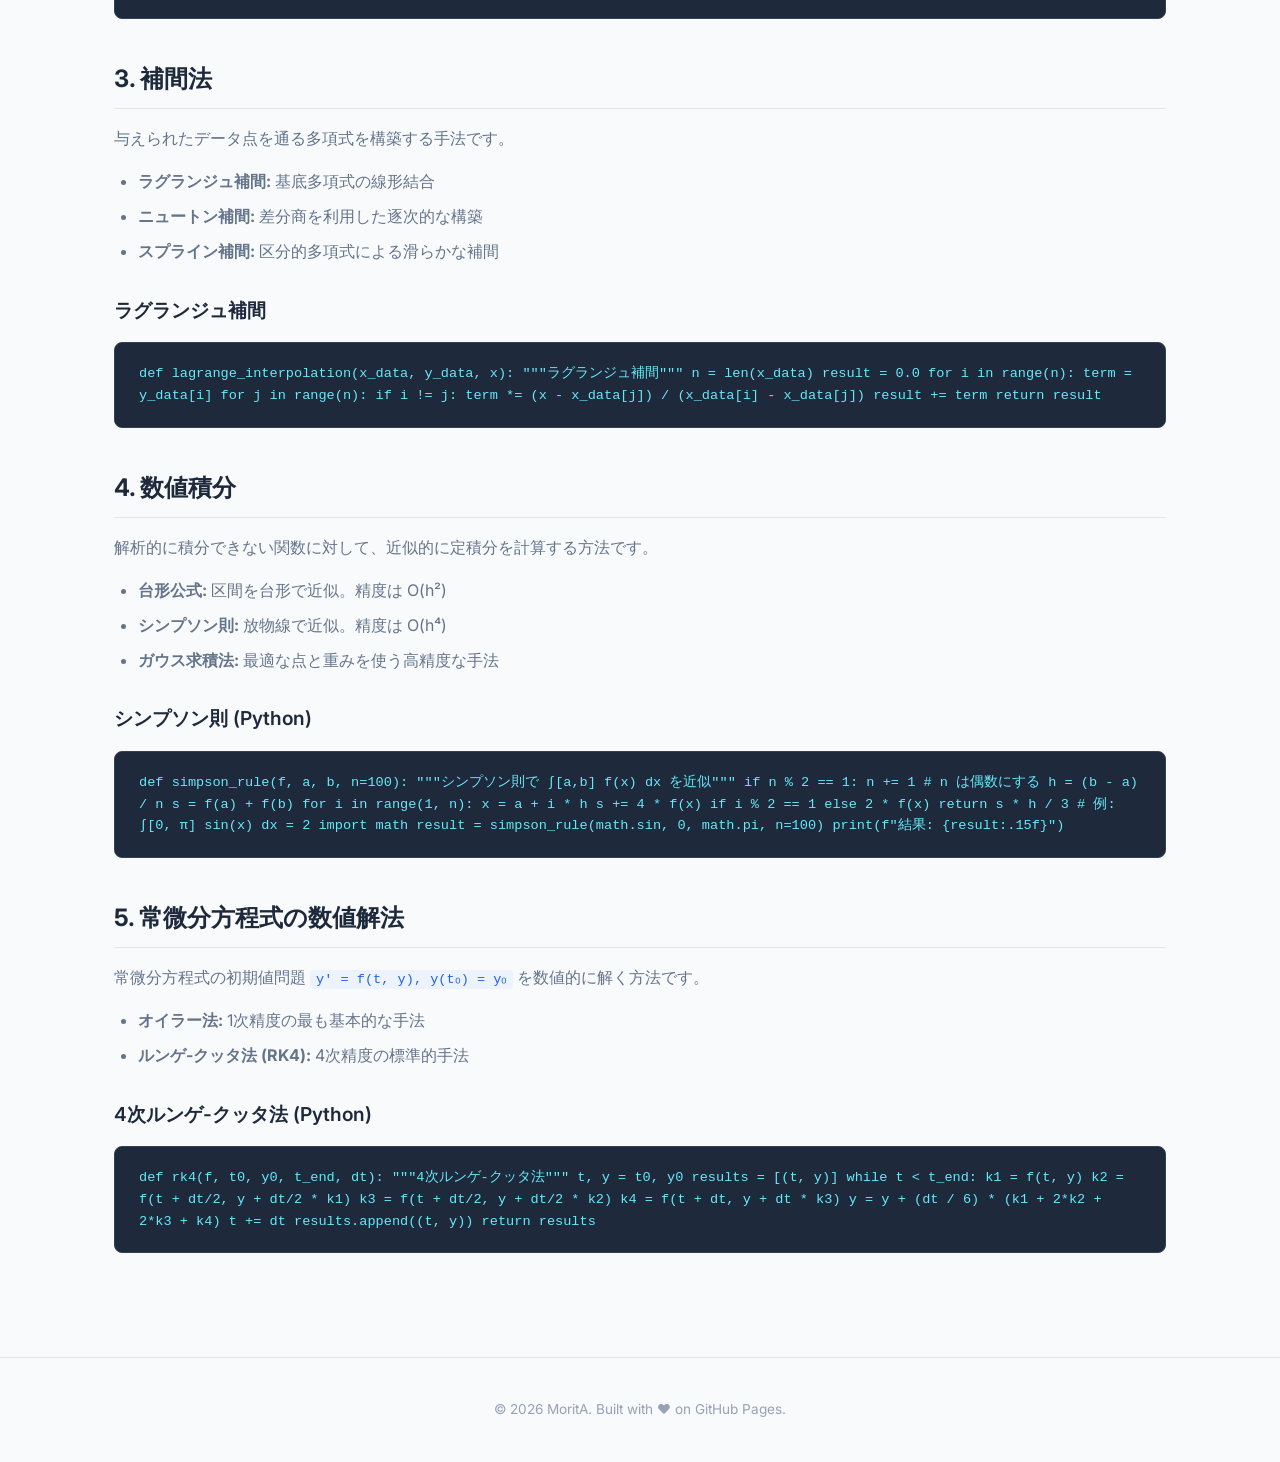
<file: knowledge/numerical_methods.html>
<!DOCTYPE html>
<html lang="ja">
<head>
  <meta charset="UTF-8">
  <meta name="viewport" content="width=device-width, initial-scale=1.0">
  <title>数値計算の基礎 - Knowledge - MoritA</title>
  <link rel="stylesheet" href="../style.css">
  <link rel="preconnect" href="https://fonts.googleapis.com">
  <link rel="preconnect" href="https://fonts.gstatic.com" crossorigin>
  <link href="https://fonts.googleapis.com/css2?family=Inter:wght@400;500;600;700;800&display=swap" rel="stylesheet">
</head>
<body>

  <!-- ナビゲーション -->
  <nav class="navbar" id="navbar">
    <div class="nav-container">
      <a href="../" class="nav-logo"><span class="logo-accent">M</span>oritA</a>
      <ul class="nav-links" id="navLinks">
        <li><a href="../" class="nav-link">
          <svg width="18" height="18" viewBox="0 0 24 24" fill="none" stroke="currentColor" stroke-width="2" stroke-linecap="round" stroke-linejoin="round"><path d="M3 9l9-7 9 7v11a2 2 0 0 1-2 2H5a2 2 0 0 1-2-2z"/><polyline points="9 22 9 12 15 12 15 22"/></svg>
          Home
        </a></li>
        <li><a href="../knowledge/" class="nav-link active">
          <svg width="18" height="18" viewBox="0 0 24 24" fill="none" stroke="currentColor" stroke-width="2" stroke-linecap="round" stroke-linejoin="round"><path d="M4 19.5A2.5 2.5 0 0 1 6.5 17H20"/><path d="M6.5 2H20v20H6.5A2.5 2.5 0 0 1 4 19.5v-15A2.5 2.5 0 0 1 6.5 2z"/></svg>
          Knowledge
        </a></li>
        <li><a href="../learning/" class="nav-link">
          <svg width="18" height="18" viewBox="0 0 24 24" fill="none" stroke="currentColor" stroke-width="2" stroke-linecap="round" stroke-linejoin="round"><path d="M12 20h9"/><path d="M16.5 3.5a2.121 2.121 0 0 1 3 3L7 19l-4 1 1-4L16.5 3.5z"/></svg>
          Learning
        </a></li>
      </ul>
      <button class="nav-toggle" id="navToggle" aria-label="メニュー">
        <span></span><span></span><span></span>
      </button>
    </div>
  </nav>

  <!-- 記事コンテンツ -->
  <article class="article-page">
    <div class="container">

      <!-- 記事ヘッダー -->
      <div class="article-header">
        <p style="margin-bottom:8px;">
          <a href="./" style="color:var(--text-secondary);">← Knowledge に戻る</a>
        </p>
        <h1>数値計算の基礎</h1>
        <div class="article-meta">
          <span>📁 数値計算</span>
          <span>📅 2026年3月</span>
          <span>⏱ 約10分</span>
        </div>
      </div>

      <!-- 目次 -->
      <div class="toc">
        <h3>📖 目次</h3>
        <ul>
          <li><a href="#newton">1. ニュートン法</a></li>
          <li><a href="#linear-system">2. 連立一次方程式の解法</a></li>
          <li><a href="#interpolation">3. 補間法</a></li>
          <li><a href="#integration">4. 数値積分</a></li>
          <li><a href="#ode">5. 常微分方程式の数値解法</a></li>
        </ul>
      </div>

      <!-- 記事本文 -->
      <div class="article-body">

        <h2 id="newton">1. ニュートン法 (Newton-Raphson Method)</h2>
        <p>
          ニュートン法は、非線形方程式 <code>f(x) = 0</code> の根を反復的に求めるアルゴリズムです。
          初期値 x₀ から出発し、以下の漸化式で解を更新していきます。
        </p>
        <div class="code-block">
x_{n+1} = x_n - f(x_n) / f'(x_n)
        </div>
        <p>
          収束速度は2次収束で、初期値が十分に解に近ければ非常に高速に収束します。
          ただし、<code>f'(x) = 0</code> となる点では適用できないため注意が必要です。
        </p>

        <h3>Python 実装例</h3>
        <div class="code-block">
def newton_method(f, df, x0, tol=1e-10, max_iter=100):
    """ニュートン法で f(x) = 0 の根を求める"""
    x = x0
    for i in range(max_iter):
        fx = f(x)
        dfx = df(x)
        if abs(dfx) < 1e-15:
            raise ValueError("導関数が0に近すぎます")
        x_new = x - fx / dfx
        if abs(x_new - x) < tol:
            return x_new, i + 1  # 解と反復回数
        x = x_new
    raise ValueError("収束しませんでした")

# 例: x^2 - 2 = 0 の根 (√2 を求める)
f  = lambda x: x**2 - 2
df = lambda x: 2*x
root, iters = newton_method(f, df, x0=1.0)
print(f"√2 ≈ {root:.15f} ({iters}回の反復)")
        </div>

        <h2 id="linear-system">2. 連立一次方程式の解法</h2>
        <p>
          連立一次方程式 <code>Ax = b</code> の解法にはいくつかの手法があります。
        </p>
        <ul>
          <li><strong>ガウスの消去法:</strong> 前進消去と後退代入による直接法</li>
          <li><strong>LU分解:</strong> A = LU に分解して効率的に解く</li>
          <li><strong>ヤコビ法:</strong> 対角成分を使った反復法</li>
          <li><strong>ガウス-ザイデル法:</strong> ヤコビ法の改良版（更新値を即座に利用）</li>
        </ul>

        <h3>ガウスの消去法 (Python)</h3>
        <div class="code-block">
import numpy as np

def gauss_elimination(A, b):
    """ガウスの消去法で Ax = b を解く"""
    n = len(b)
    # 拡大係数行列を作成
    Ab = np.hstack([A.astype(float), b.reshape(-1, 1).astype(float)])

    # 前進消去
    for i in range(n):
        # ピボット選択（部分ピボッティング）
        max_row = np.argmax(np.abs(Ab[i:, i])) + i
        Ab[[i, max_row]] = Ab[[max_row, i]]

        for j in range(i + 1, n):
            factor = Ab[j, i] / Ab[i, i]
            Ab[j, i:] -= factor * Ab[i, i:]

    # 後退代入
    x = np.zeros(n)
    for i in range(n - 1, -1, -1):
        x[i] = (Ab[i, -1] - np.dot(Ab[i, i+1:n], x[i+1:])) / Ab[i, i]

    return x
        </div>

        <h2 id="interpolation">3. 補間法</h2>
        <p>
          与えられたデータ点を通る多項式を構築する手法です。
        </p>
        <ul>
          <li><strong>ラグランジュ補間:</strong> 基底多項式の線形結合</li>
          <li><strong>ニュートン補間:</strong> 差分商を利用した逐次的な構築</li>
          <li><strong>スプライン補間:</strong> 区分的多項式による滑らかな補間</li>
        </ul>

        <h3>ラグランジュ補間</h3>
        <div class="code-block">
def lagrange_interpolation(x_data, y_data, x):
    """ラグランジュ補間"""
    n = len(x_data)
    result = 0.0
    for i in range(n):
        term = y_data[i]
        for j in range(n):
            if i != j:
                term *= (x - x_data[j]) / (x_data[i] - x_data[j])
        result += term
    return result
        </div>

        <h2 id="integration">4. 数値積分</h2>
        <p>
          解析的に積分できない関数に対して、近似的に定積分を計算する方法です。
        </p>
        <ul>
          <li><strong>台形公式:</strong> 区間を台形で近似。精度は O(h²)</li>
          <li><strong>シンプソン則:</strong> 放物線で近似。精度は O(h⁴)</li>
          <li><strong>ガウス求積法:</strong> 最適な点と重みを使う高精度な手法</li>
        </ul>

        <h3>シンプソン則 (Python)</h3>
        <div class="code-block">
def simpson_rule(f, a, b, n=100):
    """シンプソン則で ∫[a,b] f(x) dx を近似"""
    if n % 2 == 1:
        n += 1  # n は偶数にする
    h = (b - a) / n
    s = f(a) + f(b)
    for i in range(1, n):
        x = a + i * h
        s += 4 * f(x) if i % 2 == 1 else 2 * f(x)
    return s * h / 3

# 例: ∫[0, π] sin(x) dx = 2
import math
result = simpson_rule(math.sin, 0, math.pi, n=100)
print(f"結果: {result:.15f}")
        </div>

        <h2 id="ode">5. 常微分方程式の数値解法</h2>
        <p>
          常微分方程式の初期値問題 <code>y' = f(t, y), y(t₀) = y₀</code> を数値的に解く方法です。
        </p>
        <ul>
          <li><strong>オイラー法:</strong> 1次精度の最も基本的な手法</li>
          <li><strong>ルンゲ-クッタ法 (RK4):</strong> 4次精度の標準的手法</li>
        </ul>
        <h3>4次ルンゲ-クッタ法 (Python)</h3>
        <div class="code-block">
def rk4(f, t0, y0, t_end, dt):
    """4次ルンゲ-クッタ法"""
    t, y = t0, y0
    results = [(t, y)]
    while t < t_end:
        k1 = f(t, y)
        k2 = f(t + dt/2, y + dt/2 * k1)
        k3 = f(t + dt/2, y + dt/2 * k2)
        k4 = f(t + dt, y + dt * k3)
        y = y + (dt / 6) * (k1 + 2*k2 + 2*k3 + k4)
        t += dt
        results.append((t, y))
    return results
        </div>

      </div>
    </div>
  </article>

  <!-- フッター -->
  <footer class="footer">
    <div class="container">
      <p>&copy; 2026 MoritA. Built with ❤️ on GitHub Pages.</p>
    </div>
  </footer>

  <script src="../script.js"></script>
</body>
</html>
</file>
<file: style.css>
/* =========================================================
   MoritA Personal Hub - Global Stylesheet
   - ライトモード基調
   - カード型UI
   - レスポンシブ対応
   ========================================================= */

/* ---------- CSS カスタムプロパティ ---------- */
:root {
  /* 背景色 */
  --bg-primary:    #f8fafc;
  --bg-secondary:  #f1f5f9;
  --bg-card:       #ffffff;
  --bg-card-hover: #f8fafc;
  --bg-input:      #f1f5f9;
  --bg-navbar:     rgba(255, 255, 255, 0.85);

  /* テキスト色 */
  --text-primary:   #1e293b;
  --text-secondary: #64748b;
  --text-muted:     #94a3b8;

  /* アクセント */
  --accent-blue:    #3b82f6;
  --accent-purple:  #8b5cf6;
  --accent-cyan:    #06b6d4;
  --accent-green:   #22c55e;
  --accent-orange:  #f59e0b;
  --accent-red:     #ef4444;
  --gradient-main:  linear-gradient(135deg, #3b82f6, #8b5cf6);
  --gradient-warm:  linear-gradient(135deg, #f59e0b, #ef4444);
  --gradient-cool:  linear-gradient(135deg, #06b6d4, #3b82f6);

  /* ボーダー */
  --border-color:   #e2e8f0;
  --border-subtle:  #cbd5e1;

  /* シャドウ */
  --shadow-sm:  0 1px  3px  rgba(0,0,0,0.06), 0 1px 2px rgba(0,0,0,0.04);
  --shadow-md:  0 4px  6px  rgba(0,0,0,0.06), 0 2px 4px rgba(0,0,0,0.04);
  --shadow-lg:  0 10px 25px rgba(0,0,0,0.08), 0 4px 10px rgba(0,0,0,0.04);
  --shadow-glow: 0 0 20px rgba(59,130,246,0.1);

  /* ボーダー半径 */
  --radius-sm:  8px;
  --radius-md:  12px;
  --radius-lg:  16px;
  --radius-xl:  24px;

  /* フォント */
  --font-sans: 'Inter', -apple-system, BlinkMacSystemFont, 'Segoe UI',
               'Noto Sans JP', sans-serif;
  --font-mono: 'Fira Code', 'Cascadia Code', 'Consolas', monospace;

  /* ナビゲーション高さ */
  --navbar-h: 64px;
}

/* ---------- リセット & ベース ---------- */
*,
*::before,
*::after {
  margin: 0;
  padding: 0;
  box-sizing: border-box;
}

html {
  scroll-behavior: smooth;
  scroll-padding-top: calc(var(--navbar-h) + 24px);
}

body {
  font-family: var(--font-sans);
  background-color: var(--bg-primary);
  color: var(--text-primary);
  line-height: 1.7;
  -webkit-font-smoothing: antialiased;
  -moz-osx-font-smoothing: grayscale;
  overflow-x: hidden;
}

a {
  color: var(--accent-blue);
  text-decoration: none;
  transition: color 0.2s;
}
a:hover { color: var(--accent-purple); }

img { max-width: 100%; display: block; }

/* ---------- ユーティリティ ---------- */
.container {
  max-width: 1100px;
  margin: 0 auto;
  padding: 0 24px;
}

.gradient-text {
  background: var(--gradient-main);
  -webkit-background-clip: text;
  background-clip: text;
  -webkit-text-fill-color: transparent;
}

.section-title {
  font-size: 2rem;
  font-weight: 700;
  text-align: center;
  margin-bottom: 8px;
}

.section-subtitle {
  text-align: center;
  color: var(--text-secondary);
  margin-bottom: 48px;
  font-size: 1rem;
}

/* ---------- ナビゲーション ---------- */
.navbar {
  position: fixed;
  top: 0;
  left: 0;
  right: 0;
  height: var(--navbar-h);
  background: var(--bg-navbar);
  backdrop-filter: blur(16px);
  -webkit-backdrop-filter: blur(16px);
  border-bottom: 1px solid var(--border-color);
  z-index: 1000;
  transition: box-shadow 0.3s;
}
.navbar.scrolled {
  box-shadow: var(--shadow-md);
}

.nav-container {
  max-width: 1200px;
  margin: 0 auto;
  padding: 0 24px;
  height: 100%;
  display: flex;
  align-items: center;
  justify-content: space-between;
}

.nav-logo {
  font-size: 1.25rem;
  font-weight: 700;
  color: var(--text-primary);
  letter-spacing: -0.5px;
}
.nav-logo:hover { color: var(--text-primary); }
.logo-accent {
  background: var(--gradient-main);
  -webkit-background-clip: text;
  background-clip: text;
  -webkit-text-fill-color: transparent;
  font-weight: 800;
}

.nav-links {
  display: flex;
  list-style: none;
  gap: 4px;
}

.nav-link {
  display: flex;
  align-items: center;
  gap: 6px;
  padding: 8px 16px;
  border-radius: var(--radius-sm);
  color: var(--text-secondary);
  font-size: 0.9rem;
  font-weight: 500;
  transition: all 0.2s;
}
.nav-link:hover,
.nav-link.active {
  color: var(--text-primary);
  background: rgba(0,0,0,0.04);
}
.nav-link.active {
  color: var(--accent-blue);
}
.nav-link svg {
  flex-shrink: 0;
}

/* ハンバーガーメニュー */
.nav-toggle {
  display: none;
  flex-direction: column;
  gap: 5px;
  background: none;
  border: none;
  cursor: pointer;
  padding: 4px;
}
.nav-toggle span {
  display: block;
  width: 22px;
  height: 2px;
  background: var(--text-secondary);
  border-radius: 2px;
  transition: all 0.3s;
}
.nav-toggle.active span:nth-child(1) {
  transform: rotate(45deg) translate(5px, 5px);
}
.nav-toggle.active span:nth-child(2) {
  opacity: 0;
}
.nav-toggle.active span:nth-child(3) {
  transform: rotate(-45deg) translate(5px, -5px);
}

/* ---------- ヒーロー ---------- */
.hero {
  position: relative;
  min-height: 100vh;
  display: flex;
  align-items: center;
  justify-content: center;
  text-align: center;
  padding: calc(var(--navbar-h) + 40px) 24px 80px;
  overflow: hidden;
}

.hero-bg-glow {
  position: absolute;
  top: 20%;
  left: 50%;
  transform: translateX(-50%);
  width: 600px;
  height: 600px;
  background: radial-gradient(circle, rgba(59,130,246,0.08) 0%, rgba(139,92,246,0.04) 40%, transparent 70%);
  pointer-events: none;
  z-index: 0;
}

.hero-content {
  position: relative;
  z-index: 1;
  max-width: 700px;
}

.hero-tag {
  display: inline-block;
  padding: 6px 16px;
  background: rgba(59,130,246,0.06);
  border: 1px solid rgba(59,130,246,0.15);
  border-radius: 999px;
  color: var(--accent-blue);
  font-size: 0.85rem;
  font-weight: 600;
  letter-spacing: 0.5px;
  margin-bottom: 24px;
}

.hero-title {
  font-size: clamp(2.5rem, 6vw, 4rem);
  font-weight: 800;
  line-height: 1.15;
  letter-spacing: -1px;
  margin-bottom: 20px;
}

.hero-description {
  font-size: 1.1rem;
  color: var(--text-secondary);
  line-height: 1.8;
  margin-bottom: 36px;
}

.hero-cta {
  display: inline-flex;
  align-items: center;
  gap: 8px;
  padding: 14px 32px;
  background: var(--gradient-main);
  color: #fff;
  font-weight: 600;
  font-size: 1rem;
  border-radius: var(--radius-md);
  transition: transform 0.2s, box-shadow 0.2s;
}
.hero-cta:hover {
  transform: translateY(-2px);
  box-shadow: 0 8px 24px rgba(59,130,246,0.3);
  color: #fff;
}

/* ---------- カード グリッド ---------- */
.features {
  padding: 80px 0 100px;
}

.cards-grid {
  display: grid;
  grid-template-columns: repeat(auto-fit, minmax(300px, 1fr));
  gap: 24px;
}

.card {
  position: relative;
  display: flex;
  flex-direction: column;
  padding: 32px 28px;
  background: var(--bg-card);
  border: 1px solid var(--border-color);
  border-radius: var(--radius-lg);
  color: var(--text-primary);
  transition: all 0.3s ease;
  overflow: hidden;
}
.card::before {
  content: '';
  position: absolute;
  top: 0;
  left: 0;
  right: 0;
  height: 3px;
  background: var(--gradient-main);
  opacity: 0;
  transition: opacity 0.3s;
}
.card:hover {
  transform: translateY(-6px);
  border-color: rgba(59,130,246,0.2);
  box-shadow: var(--shadow-lg), var(--shadow-glow);
  color: var(--text-primary);
}
.card:hover::before {
  opacity: 1;
}

/* カード個別アクセント色 */
.card--knowledge::before { background: var(--gradient-cool); }
.card--knowledge:hover   { border-color: rgba(6,182,212,0.2); box-shadow: var(--shadow-lg), 0 0 20px rgba(6,182,212,0.06); }
.card--learning::before  { background: var(--gradient-main); }

.card-icon-wrap {
  display: flex;
  align-items: center;
  justify-content: center;
  width: 56px;
  height: 56px;
  border-radius: var(--radius-md);
  background: rgba(59,130,246,0.06);
  margin-bottom: 20px;
  color: var(--accent-blue);
}
.card--knowledge .card-icon-wrap { background: rgba(6,182,212,0.06);  color: var(--accent-cyan); }
.card--learning .card-icon-wrap  { background: rgba(139,92,246,0.06); color: var(--accent-purple); }

.card-title {
  font-size: 1.3rem;
  font-weight: 700;
  margin-bottom: 10px;
}

.card-desc {
  font-size: 0.95rem;
  color: var(--text-secondary);
  line-height: 1.7;
  flex-grow: 1;
  margin-bottom: 20px;
}

.card-link {
  font-size: 0.9rem;
  font-weight: 600;
  color: var(--accent-blue);
  transition: gap 0.2s;
}
.card--knowledge .card-link { color: var(--accent-cyan); }
.card--learning .card-link  { color: var(--accent-purple); }

/* ---------- フォーム要素 ---------- */
.form-group {
  margin-bottom: 20px;
}
.form-group label {
  display: block;
  margin-bottom: 6px;
  font-size: 0.9rem;
  font-weight: 500;
  color: var(--text-secondary);
}

.input,
input[type="text"],
input[type="password"],
input[type="search"],
select,
textarea {
  width: 100%;
  padding: 12px 16px;
  background: var(--bg-input);
  border: 1px solid var(--border-subtle);
  border-radius: var(--radius-sm);
  color: var(--text-primary);
  font-family: var(--font-sans);
  font-size: 0.95rem;
  transition: border-color 0.2s, box-shadow 0.2s;
  outline: none;
}
.input:focus,
input[type="text"]:focus,
input[type="password"]:focus,
input[type="search"]:focus,
select:focus,
textarea:focus {
  border-color: var(--accent-blue);
  box-shadow: 0 0 0 3px rgba(59,130,246,0.15);
}
input::placeholder,
textarea::placeholder {
  color: var(--text-muted);
}

/* ボタン */
.btn {
  display: inline-flex;
  align-items: center;
  justify-content: center;
  gap: 8px;
  padding: 12px 24px;
  border: none;
  border-radius: var(--radius-sm);
  font-family: var(--font-sans);
  font-size: 0.95rem;
  font-weight: 600;
  cursor: pointer;
  transition: all 0.2s;
}
.btn-primary {
  background: var(--gradient-main);
  color: #fff;
}
.btn-primary:hover {
  transform: translateY(-1px);
  box-shadow: 0 4px 16px rgba(59,130,246,0.3);
}
.btn-secondary {
  background: var(--bg-secondary);
  color: var(--text-primary);
  border: 1px solid var(--border-subtle);
}
.btn-secondary:hover {
  background: var(--border-color);
}
.btn-danger {
  background: linear-gradient(135deg, var(--accent-red), #dc2626);
  color: #fff;
}
.btn-sm {
  padding: 8px 16px;
  font-size: 0.85rem;
}

/* ---------- 統計カード ---------- */
.stat-card {
  padding: 24px;
  background: var(--bg-card);
  border: 1px solid var(--border-color);
  border-radius: var(--radius-md);
  text-align: center;
}
.stat-value {
  font-size: 2rem;
  font-weight: 800;
  background: var(--gradient-main);
  -webkit-background-clip: text;
  background-clip: text;
  -webkit-text-fill-color: transparent;
}
.stat-label {
  font-size: 0.85rem;
  color: var(--text-secondary);
  margin-top: 4px;
}

/* ---------- テーブル ---------- */
.table-wrap {
  overflow-x: auto;
  border-radius: var(--radius-md);
  border: 1px solid var(--border-color);
}
table {
  width: 100%;
  border-collapse: collapse;
}
th, td {
  padding: 12px 16px;
  text-align: left;
  border-bottom: 1px solid var(--border-color);
  font-size: 0.9rem;
}
th {
  background: var(--bg-secondary);
  font-weight: 600;
  color: var(--text-secondary);
  text-transform: uppercase;
  font-size: 0.8rem;
  letter-spacing: 0.5px;
}
tr:last-child td { border-bottom: none; }
tr:hover td { background: rgba(0,0,0,0.02); }

/* ---------- タブ ---------- */
.tabs {
  display: flex;
  gap: 4px;
  margin-bottom: 32px;
  border-bottom: 1px solid var(--border-color);
  padding-bottom: 0;
}
.tab-btn {
  padding: 12px 20px;
  background: none;
  border: none;
  border-bottom: 2px solid transparent;
  color: var(--text-secondary);
  font-family: var(--font-sans);
  font-size: 0.95rem;
  font-weight: 500;
  cursor: pointer;
  transition: all 0.2s;
}
.tab-btn:hover {
  color: var(--text-primary);
}
.tab-btn.active {
  color: var(--accent-blue);
  border-bottom-color: var(--accent-blue);
}
.tab-content {
  display: none;
}
.tab-content.active {
  display: block;
}

/* ---------- 記事スタイル (Knowledge) ---------- */
.article-page {
  padding-top: calc(var(--navbar-h) + 40px);
  padding-bottom: 80px;
}

.article-header {
  margin-bottom: 40px;
  padding-bottom: 24px;
  border-bottom: 1px solid var(--border-color);
}
.article-header h1 {
  font-size: 2.2rem;
  font-weight: 800;
  margin-bottom: 12px;
}
.article-meta {
  display: flex;
  gap: 16px;
  flex-wrap: wrap;
  color: var(--text-secondary);
  font-size: 0.85rem;
}

.article-body h2 {
  font-size: 1.5rem;
  font-weight: 700;
  margin: 40px 0 16px;
  padding-bottom: 8px;
  border-bottom: 1px solid var(--border-color);
}
.article-body h3 {
  font-size: 1.2rem;
  font-weight: 600;
  margin: 28px 0 12px;
}
.article-body p {
  margin-bottom: 16px;
  color: var(--text-secondary);
}
.article-body ul,
.article-body ol {
  margin-bottom: 16px;
  padding-left: 24px;
  color: var(--text-secondary);
}
.article-body li {
  margin-bottom: 8px;
}

/* コードブロック */
.code-block {
  background: #1e293b;
  border: 1px solid #334155;
  border-radius: var(--radius-sm);
  padding: 20px 24px;
  margin: 16px 0 24px;
  font-family: var(--font-mono);
  font-size: 0.85rem;
  line-height: 1.6;
  overflow-x: auto;
  color: #67e8f9;
}
code {
  font-family: var(--font-mono);
  font-size: 0.85em;
  background: rgba(59,130,246,0.06);
  padding: 2px 6px;
  border-radius: 4px;
  color: #2563eb;
}

/* 目次 (ToC) */
.toc {
  background: var(--bg-card);
  border: 1px solid var(--border-color);
  border-radius: var(--radius-md);
  padding: 24px;
  margin-bottom: 40px;
}
.toc h3 {
  font-size: 1rem;
  font-weight: 600;
  margin-bottom: 12px;
  color: var(--text-primary);
}
.toc ul {
  list-style: none;
  padding-left: 0;
}
.toc li {
  margin-bottom: 8px;
}
.toc a {
  color: var(--text-secondary);
  font-size: 0.9rem;
  transition: color 0.2s;
}
.toc a:hover {
  color: var(--accent-blue);
}

/* 検索ボックス */
.search-box {
  position: relative;
  margin-bottom: 32px;
}
.search-box input {
  padding-left: 44px;
}
.search-box svg {
  position: absolute;
  left: 14px;
  top: 50%;
  transform: translateY(-50%);
  color: var(--text-muted);
  pointer-events: none;
}

/* ---------- チームバランサー ---------- */
.team-result {
  display: grid;
  grid-template-columns: 1fr 1fr;
  gap: 24px;
  margin-top: 24px;
}
.team-box {
  padding: 24px;
  border-radius: var(--radius-md);
  border: 1px solid var(--border-color);
  background: var(--bg-card);
}
.team-box h3 {
  font-size: 1.1rem;
  font-weight: 700;
  margin-bottom: 12px;
  display: flex;
  align-items: center;
  gap: 8px;
}
.team-box.team-a h3 { color: var(--accent-blue); }
.team-box.team-b h3 { color: var(--accent-red); }
.team-box ul {
  list-style: none;
  padding: 0;
}
.team-box li {
  padding: 8px 12px;
  margin-bottom: 4px;
  background: rgba(255,255,255,0.03);
  border-radius: var(--radius-sm);
  font-size: 0.9rem;
}

/* ---------- 認証 (Learning) ---------- */
.auth-overlay {
  display: flex;
  align-items: center;
  justify-content: center;
  min-height: calc(100vh - var(--navbar-h));
  padding-top: var(--navbar-h);
}
.auth-card {
  width: 100%;
  max-width: 400px;
  padding: 40px 32px;
  background: var(--bg-card);
  border: 1px solid var(--border-color);
  border-radius: var(--radius-lg);
  text-align: center;
}
.auth-card h2 {
  font-size: 1.5rem;
  font-weight: 700;
  margin-bottom: 8px;
}
.auth-card p {
  color: var(--text-secondary);
  margin-bottom: 28px;
  font-size: 0.9rem;
}
.auth-card .form-group {
  text-align: left;
}
.auth-error {
  color: var(--accent-red);
  font-size: 0.85rem;
  margin-top: 12px;
  display: none;
}

/* 認証後のコンテンツ */
.learning-content {
  display: none;
  padding-top: calc(var(--navbar-h) + 40px);
  padding-bottom: 80px;
}

/* ノートカード */
.note-card {
  background: var(--bg-card);
  border: 1px solid var(--border-color);
  border-radius: var(--radius-md);
  padding: 24px;
  margin-bottom: 20px;
}
.note-card h3 {
  font-size: 1.1rem;
  font-weight: 600;
  margin-bottom: 12px;
  color: var(--text-primary);
}
.note-card p,
.note-card ul {
  color: var(--text-secondary);
  font-size: 0.9rem;
}
.note-tag {
  display: inline-block;
  padding: 3px 10px;
  background: rgba(59,130,246,0.08);
  border-radius: 999px;
  font-size: 0.75rem;
  font-weight: 600;
  color: #2563eb;
  margin-right: 6px;
  margin-bottom: 8px;
}
.note-tag.purple {
  background: rgba(139,92,246,0.08);
  color: #7c3aed;
}
.note-tag.green {
  background: rgba(34,197,94,0.08);
  color: #16a34a;
}

/* ---------- ページヘッダー ---------- */
.page-header {
  padding: calc(var(--navbar-h) + 48px) 0 48px;
  text-align: center;
  position: relative;
}
.page-header h1 {
  font-size: 2.5rem;
  font-weight: 800;
  margin-bottom: 12px;
}
.page-header p {
  color: var(--text-secondary);
  font-size: 1.05rem;
}

/* ---------- チャートコンテナ ---------- */
.chart-container {
  position: relative;
  width: 100%;
  max-width: 600px;
  margin: 24px auto;
  background: var(--bg-card);
  border: 1px solid var(--border-color);
  border-radius: var(--radius-md);
  padding: 24px;
}

/* ---------- ローディングスピナー ---------- */
.spinner {
  display: inline-block;
  width: 20px;
  height: 20px;
  border: 2px solid var(--border-subtle);
  border-top-color: var(--accent-blue);
  border-radius: 50%;
  animation: spin 0.6s linear infinite;
}
@keyframes spin {
  to { transform: rotate(360deg); }
}
.loading-state {
  display: flex;
  align-items: center;
  justify-content: center;
  gap: 12px;
  padding: 40px;
  color: var(--text-secondary);
}

/* ---------- アラート ---------- */
.alert {
  padding: 14px 20px;
  border-radius: var(--radius-sm);
  margin-bottom: 20px;
  font-size: 0.9rem;
}
.alert-info {
  background: rgba(59,130,246,0.1);
  border: 1px solid rgba(59,130,246,0.2);
  color: var(--accent-blue);
}
.alert-error {
  background: rgba(239,68,68,0.1);
  border: 1px solid rgba(239,68,68,0.2);
  color: var(--accent-red);
}
.alert-success {
  background: rgba(34,197,94,0.1);
  border: 1px solid rgba(34,197,94,0.2);
  color: var(--accent-green);
}

/* ---------- フッター ---------- */
.footer {
  padding: 40px 0;
  text-align: center;
  color: var(--text-muted);
  font-size: 0.85rem;
  border-top: 1px solid var(--border-color);
}

/* ---------- アニメーション ---------- */
.fade-in {
  opacity: 0;
  transform: translateY(20px);
  transition: opacity 0.6s ease, transform 0.6s ease;
}
.fade-in.visible {
  opacity: 1;
  transform: translateY(0);
}

/* ---------- レスポンシブ ---------- */
@media (max-width: 768px) {
  /* モバイルナビ */
  .nav-toggle {
    display: flex;
  }
  .nav-links {
    position: fixed;
    top: var(--navbar-h);
    left: 0;
    right: 0;
    flex-direction: column;
    background: var(--bg-card);
    border-bottom: 1px solid var(--border-color);
    box-shadow: var(--shadow-md);
    padding: 16px;
    gap: 4px;
    transform: translateY(-110%);
    transition: transform 0.3s ease;
  }
  .nav-links.open {
    transform: translateY(0);
  }
  .nav-link {
    padding: 12px 16px;
    width: 100%;
  }

  /* ヒーロー */
  .hero {
    min-height: auto;
    padding-top: calc(var(--navbar-h) + 60px);
    padding-bottom: 60px;
  }
  .hero-title {
    font-size: 2rem;
  }
  .hero-description br { display: none; }

  /* カード */
  .cards-grid {
    grid-template-columns: 1fr;
    gap: 16px;
  }

  /* チーム結果 */
  .team-result {
    grid-template-columns: 1fr;
  }

  /* セクション */
  .features { padding: 60px 0 80px; }
  .section-title { font-size: 1.6rem; }
  .page-header h1 { font-size: 1.8rem; }
  .article-header h1 { font-size: 1.6rem; }

  /* 統計 */
  .stats-grid {
    grid-template-columns: repeat(2, 1fr) !important;
  }
}

@media (max-width: 480px) {
  .container { padding: 0 16px; }
  .card { padding: 24px 20px; }
  .stats-grid {
    grid-template-columns: 1fr !important;
  }
}

/* ---------- Stats Grid ---------- */
.stats-grid {
  display: grid;
  grid-template-columns: repeat(4, 1fr);
  gap: 16px;
  margin-bottom: 32px;
}

/* ---------- Knowledge カテゴリグリッド ---------- */
.category-grid {
  display: grid;
  grid-template-columns: repeat(auto-fit, minmax(240px, 1fr));
  gap: 16px;
  margin-bottom: 40px;
}
.category-card {
  display: flex;
  align-items: center;
  gap: 16px;
  padding: 20px;
  background: var(--bg-card);
  border: 1px solid var(--border-color);
  border-radius: var(--radius-md);
  color: var(--text-primary);
  transition: all 0.2s;
}
.category-card:hover {
  border-color: rgba(59,130,246,0.3);
  background: var(--bg-card-hover);
  transform: translateY(-2px);
  color: var(--text-primary);
}
.category-icon {
  display: flex;
  align-items: center;
  justify-content: center;
  width: 44px;
  height: 44px;
  border-radius: var(--radius-sm);
  background: rgba(59,130,246,0.08);
  color: var(--accent-blue);
  font-size: 1.3rem;
  flex-shrink: 0;
}
.category-card h3 {
  font-size: 1rem;
  font-weight: 600;
  margin-bottom: 2px;
}
.category-card p {
  font-size: 0.8rem;
  color: var(--text-secondary);
}

/* ---------- 記事リスト ---------- */
.article-list {
  display: flex;
  flex-direction: column;
  gap: 12px;
}
.article-item {
  display: flex;
  align-items: center;
  justify-content: space-between;
  padding: 20px 24px;
  background: var(--bg-card);
  border: 1px solid var(--border-color);
  border-radius: var(--radius-md);
  color: var(--text-primary);
  transition: all 0.2s;
}
.article-item:hover {
  border-color: rgba(59,130,246,0.3);
  background: var(--bg-card-hover);
  color: var(--text-primary);
}
.article-item h3 {
  font-size: 1rem;
  font-weight: 600;
  margin-bottom: 4px;
}
.article-item p {
  font-size: 0.85rem;
  color: var(--text-secondary);
}
.article-item .arrow {
  color: var(--text-muted);
  font-size: 1.2rem;
  transition: transform 0.2s;
}
.article-item:hover .arrow {
  transform: translateX(4px);
  color: var(--accent-blue);
}

/* ---------- サモナー入力リスト ---------- */
.summoner-inputs {
  display: grid;
  grid-template-columns: 1fr 1fr;
  gap: 12px;
  margin-bottom: 20px;
}
.summoner-inputs .form-group {
  margin-bottom: 0;
}
.summoner-inputs input {
  font-size: 0.85rem;
  padding: 10px 14px;
}

/* ---------- チャンピオン一覧 ---------- */
.champion-list {
  display: flex;
  gap: 12px;
  flex-wrap: wrap;
  margin-top: 16px;
}
.champion-item {
  display: flex;
  align-items: center;
  gap: 10px;
  padding: 10px 16px;
  background: var(--bg-card);
  border: 1px solid var(--border-color);
  border-radius: var(--radius-sm);
  font-size: 0.9rem;
}
.champion-item img {
  width: 32px;
  height: 32px;
  border-radius: 50%;
}

/* ---------- 最近の試合 ---------- */
.match-list {
  display: flex;
  flex-direction: column;
  gap: 8px;
}
.match-item {
  display: flex;
  align-items: center;
  justify-content: space-between;
  padding: 14px 20px;
  background: var(--bg-card);
  border: 1px solid var(--border-color);
  border-radius: var(--radius-sm);
  font-size: 0.9rem;
}
.match-item.win {
  border-left: 3px solid var(--accent-blue);
}
.match-item.loss {
  border-left: 3px solid var(--accent-red);
}
.match-result {
  font-weight: 700;
  font-size: 0.85rem;
}
.match-result.win { color: var(--accent-blue); }
.match-result.loss { color: var(--accent-red); }
</file>
